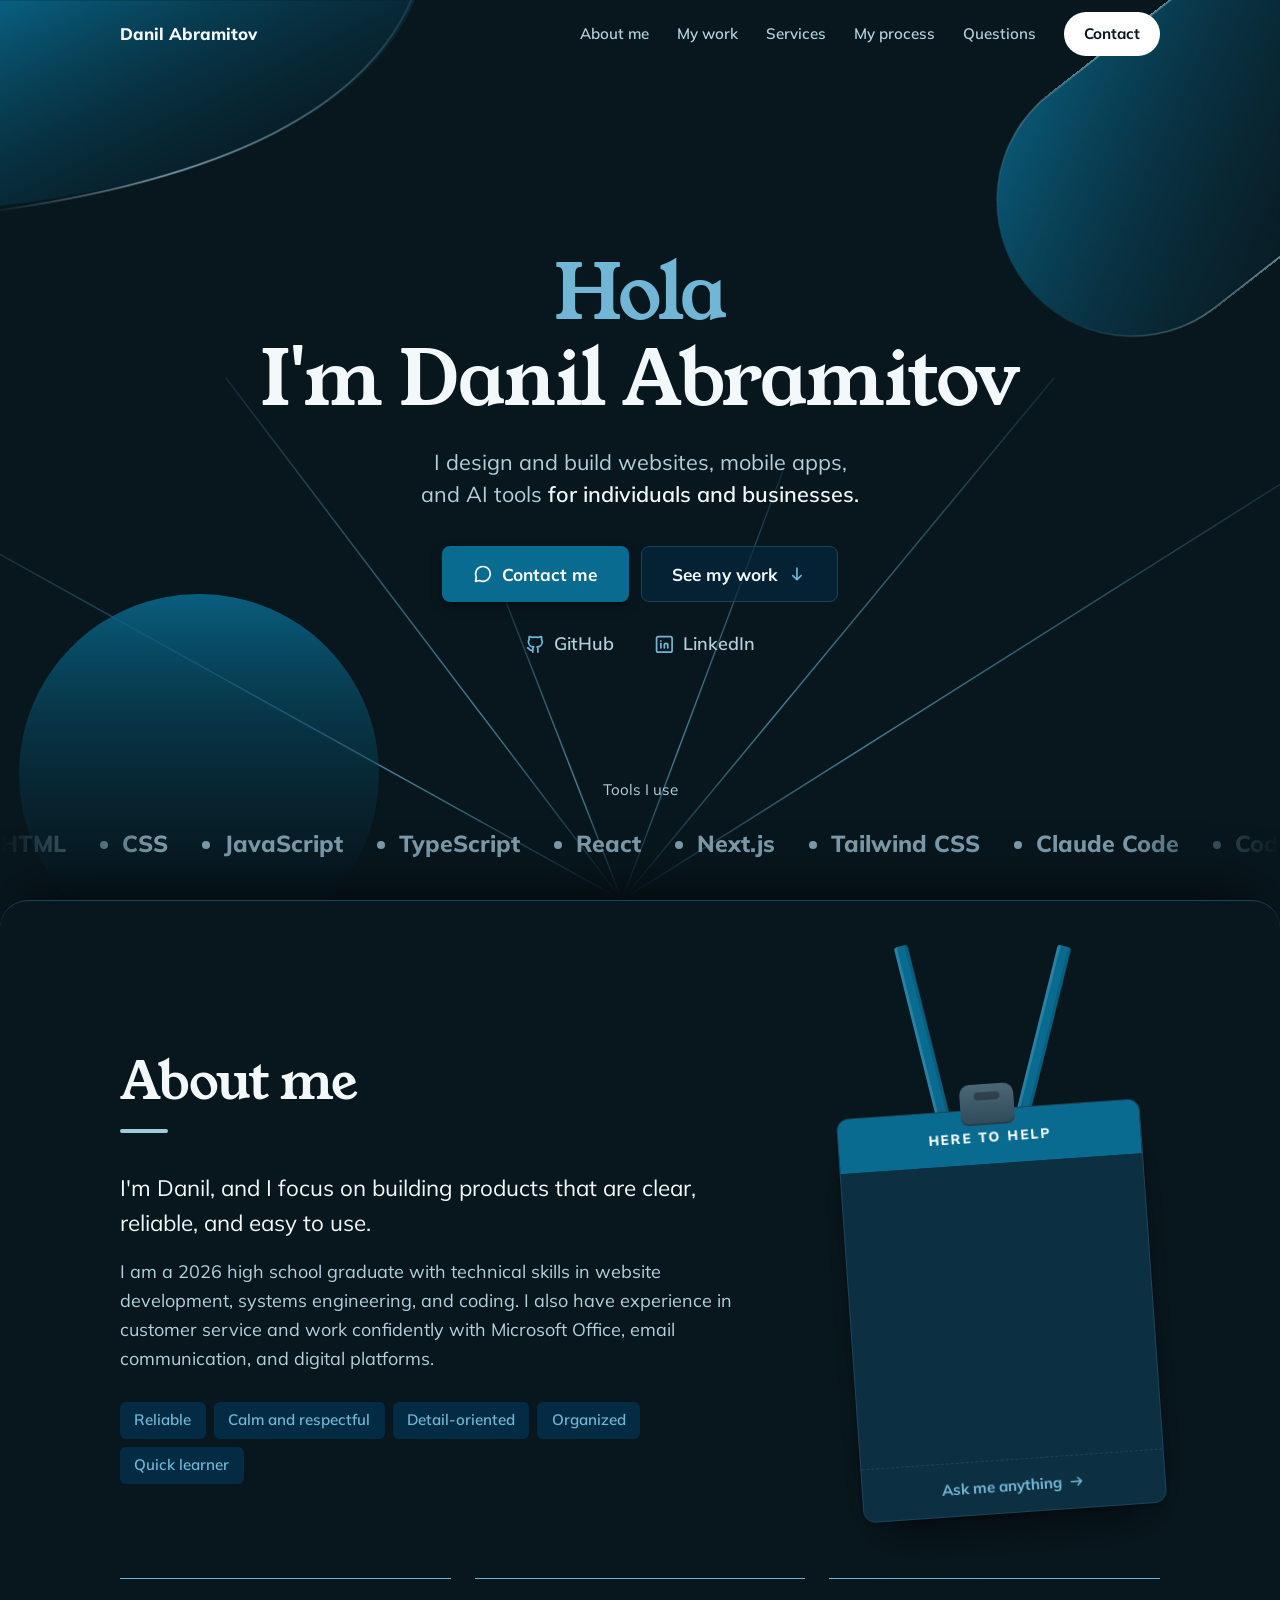
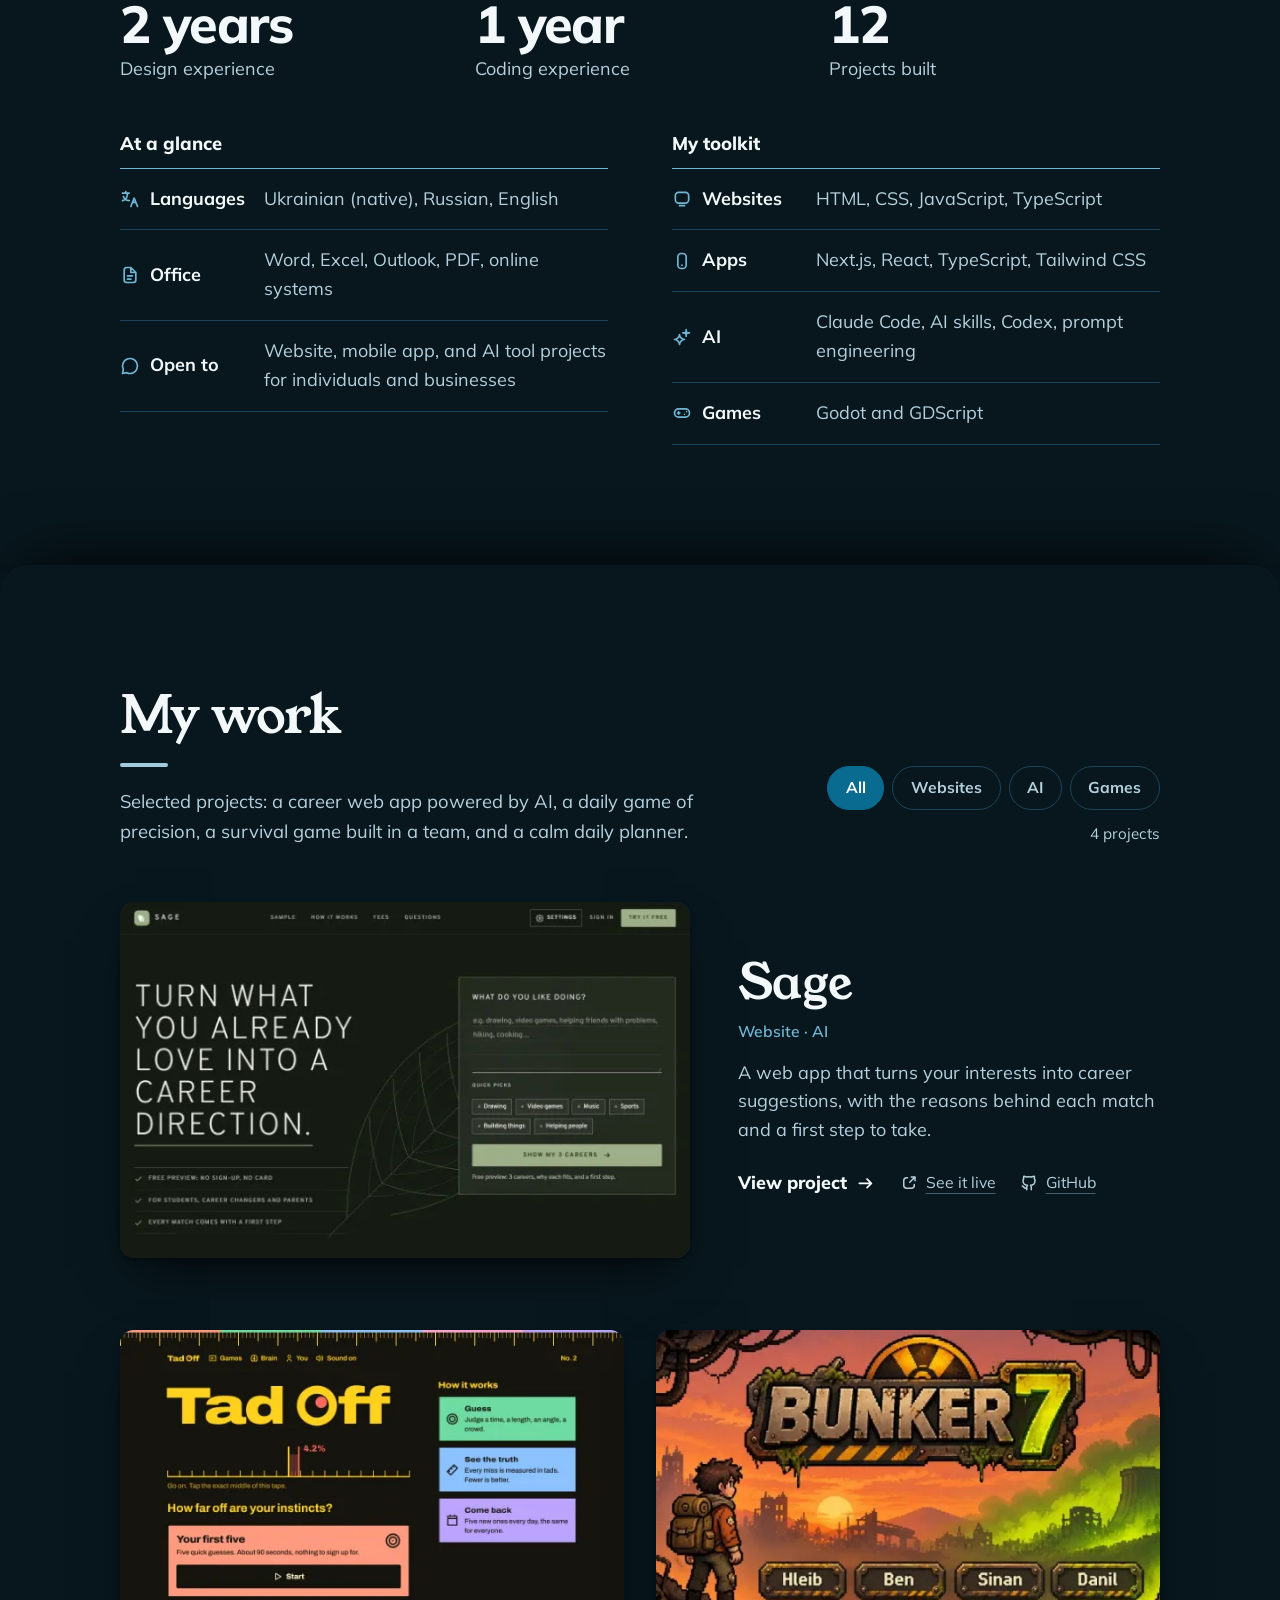
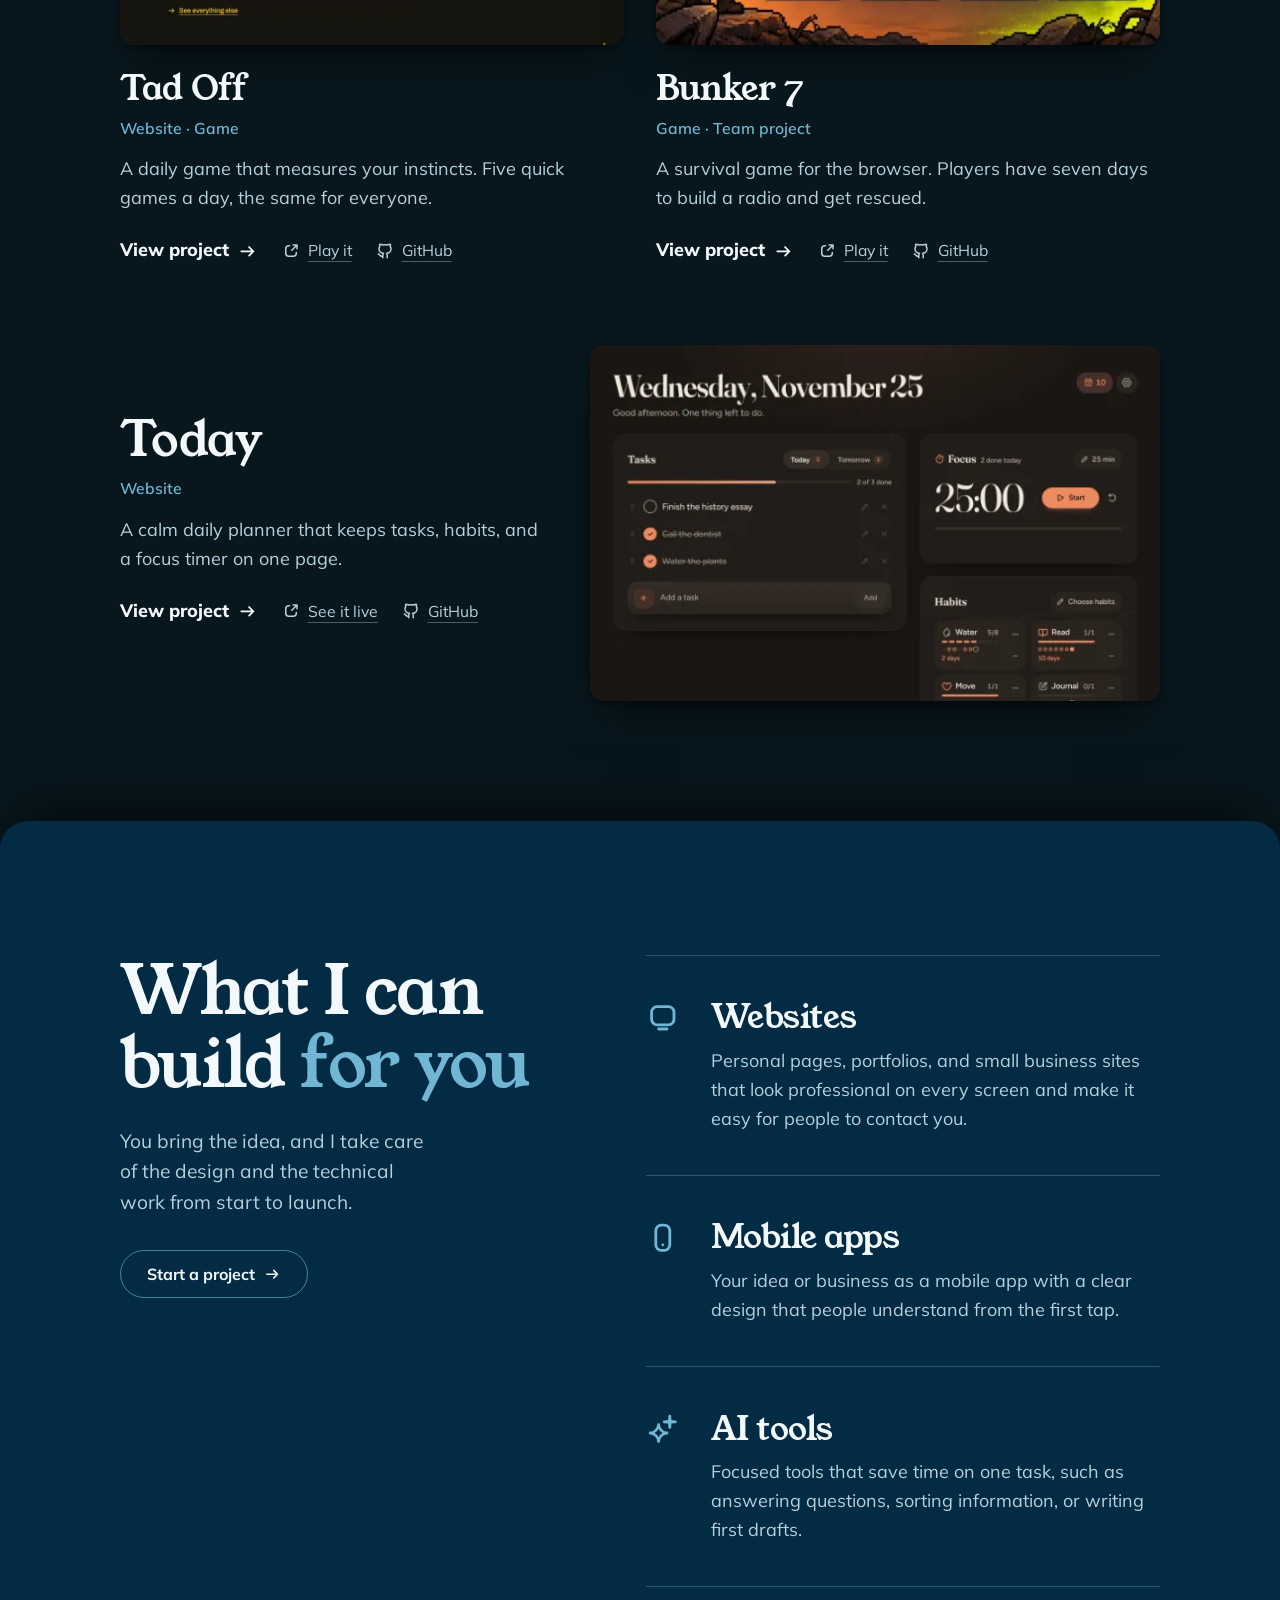
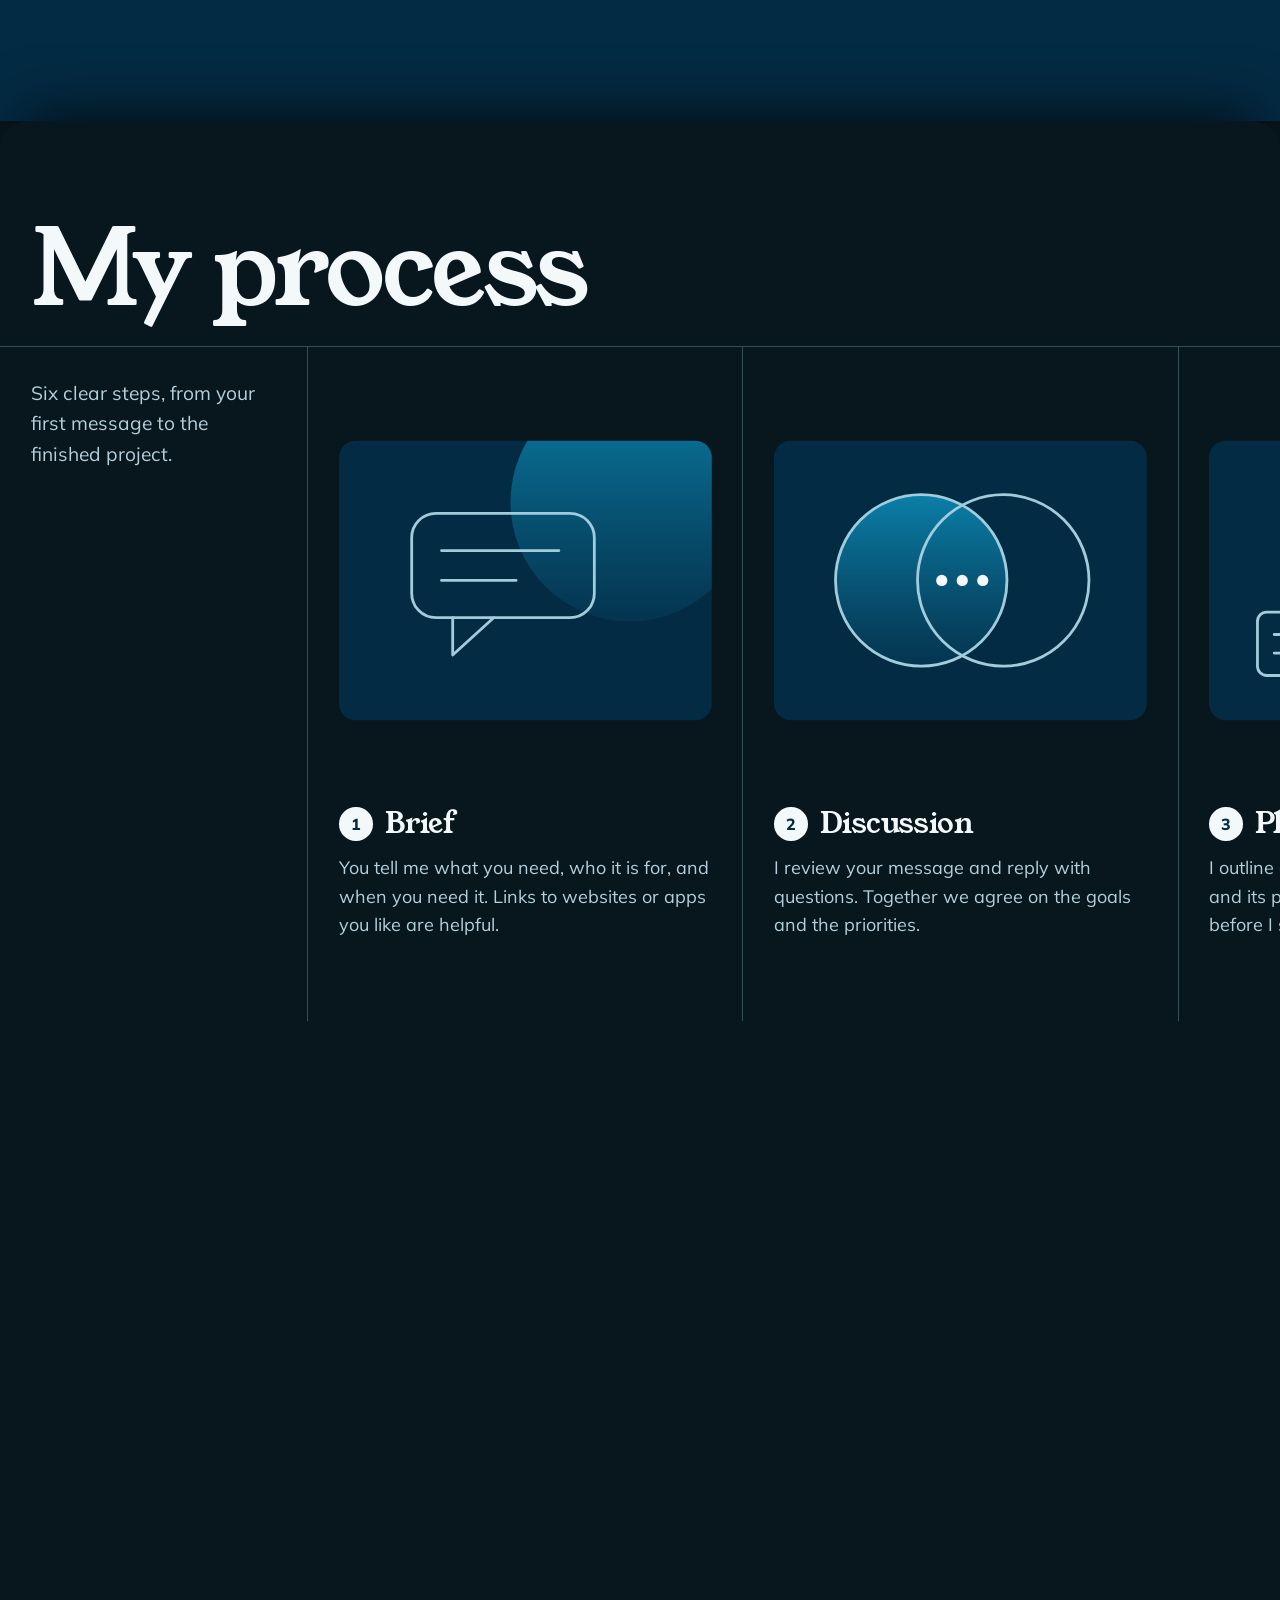
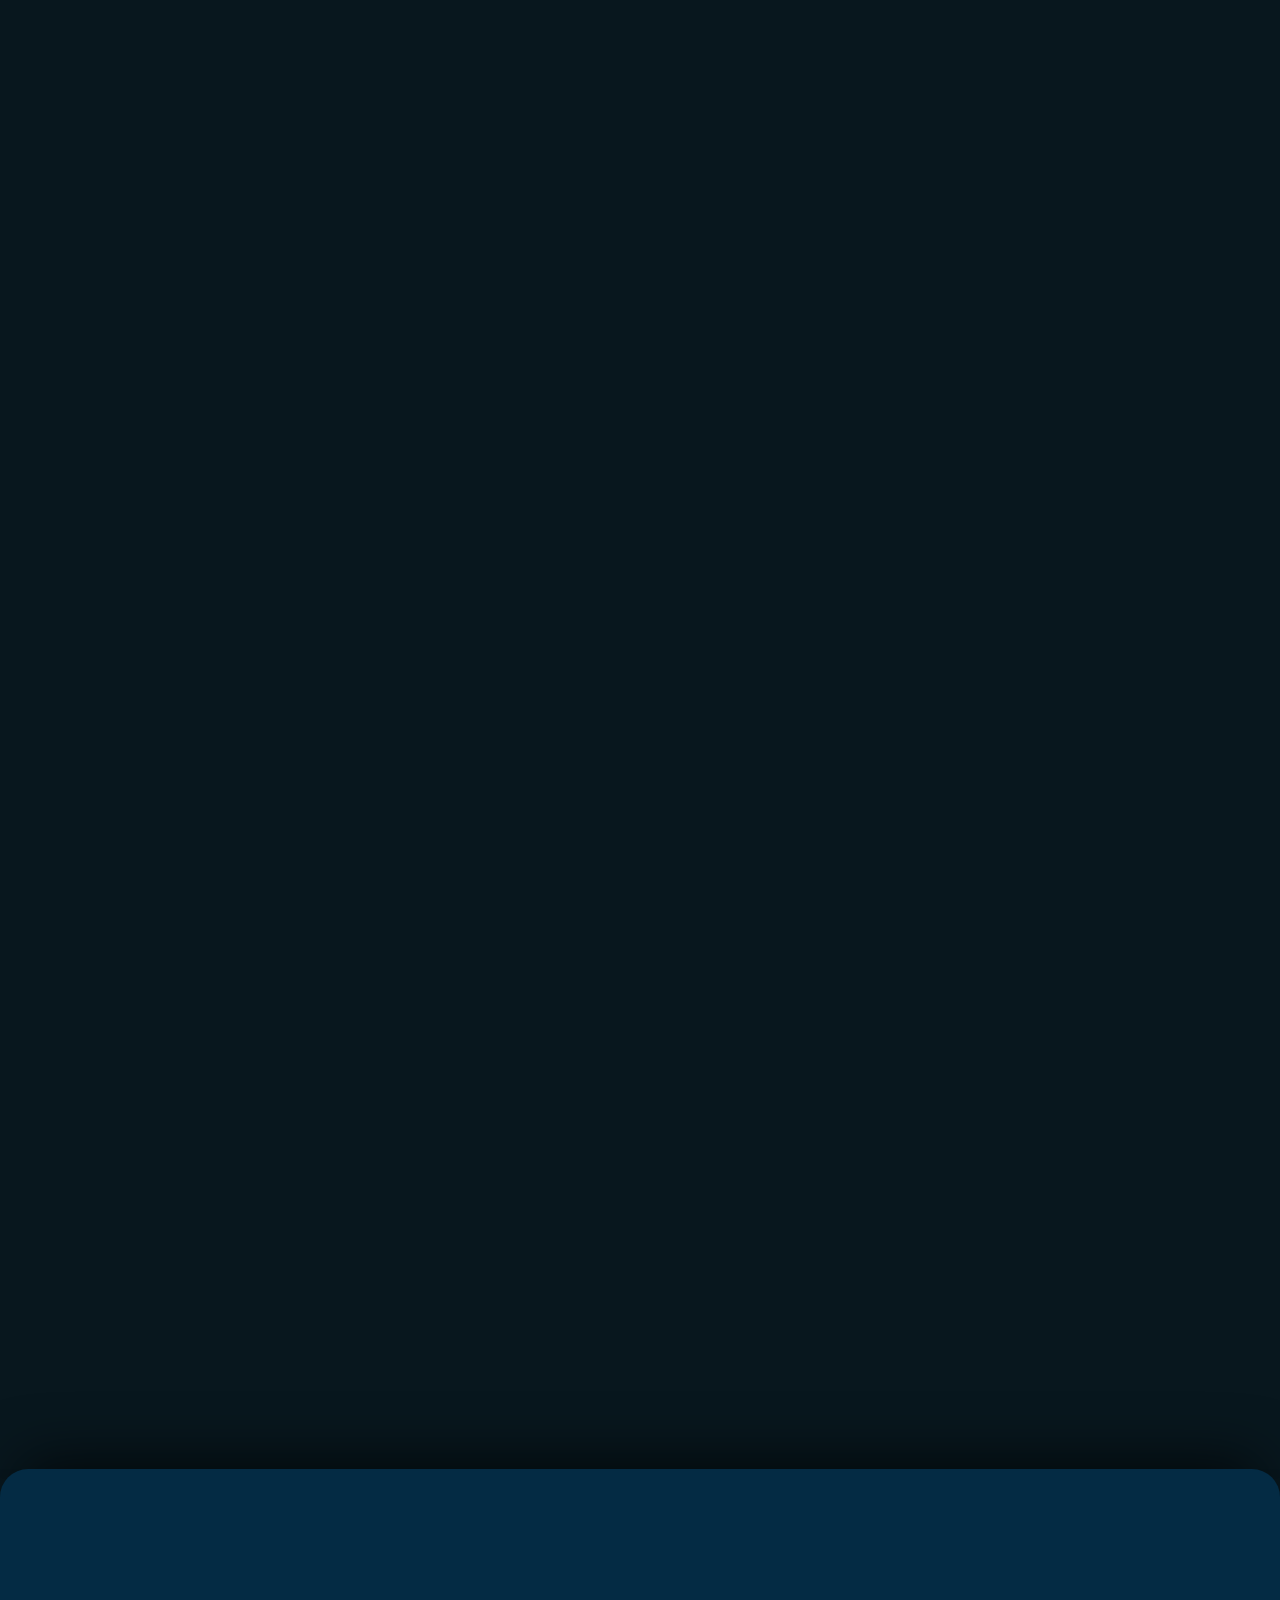
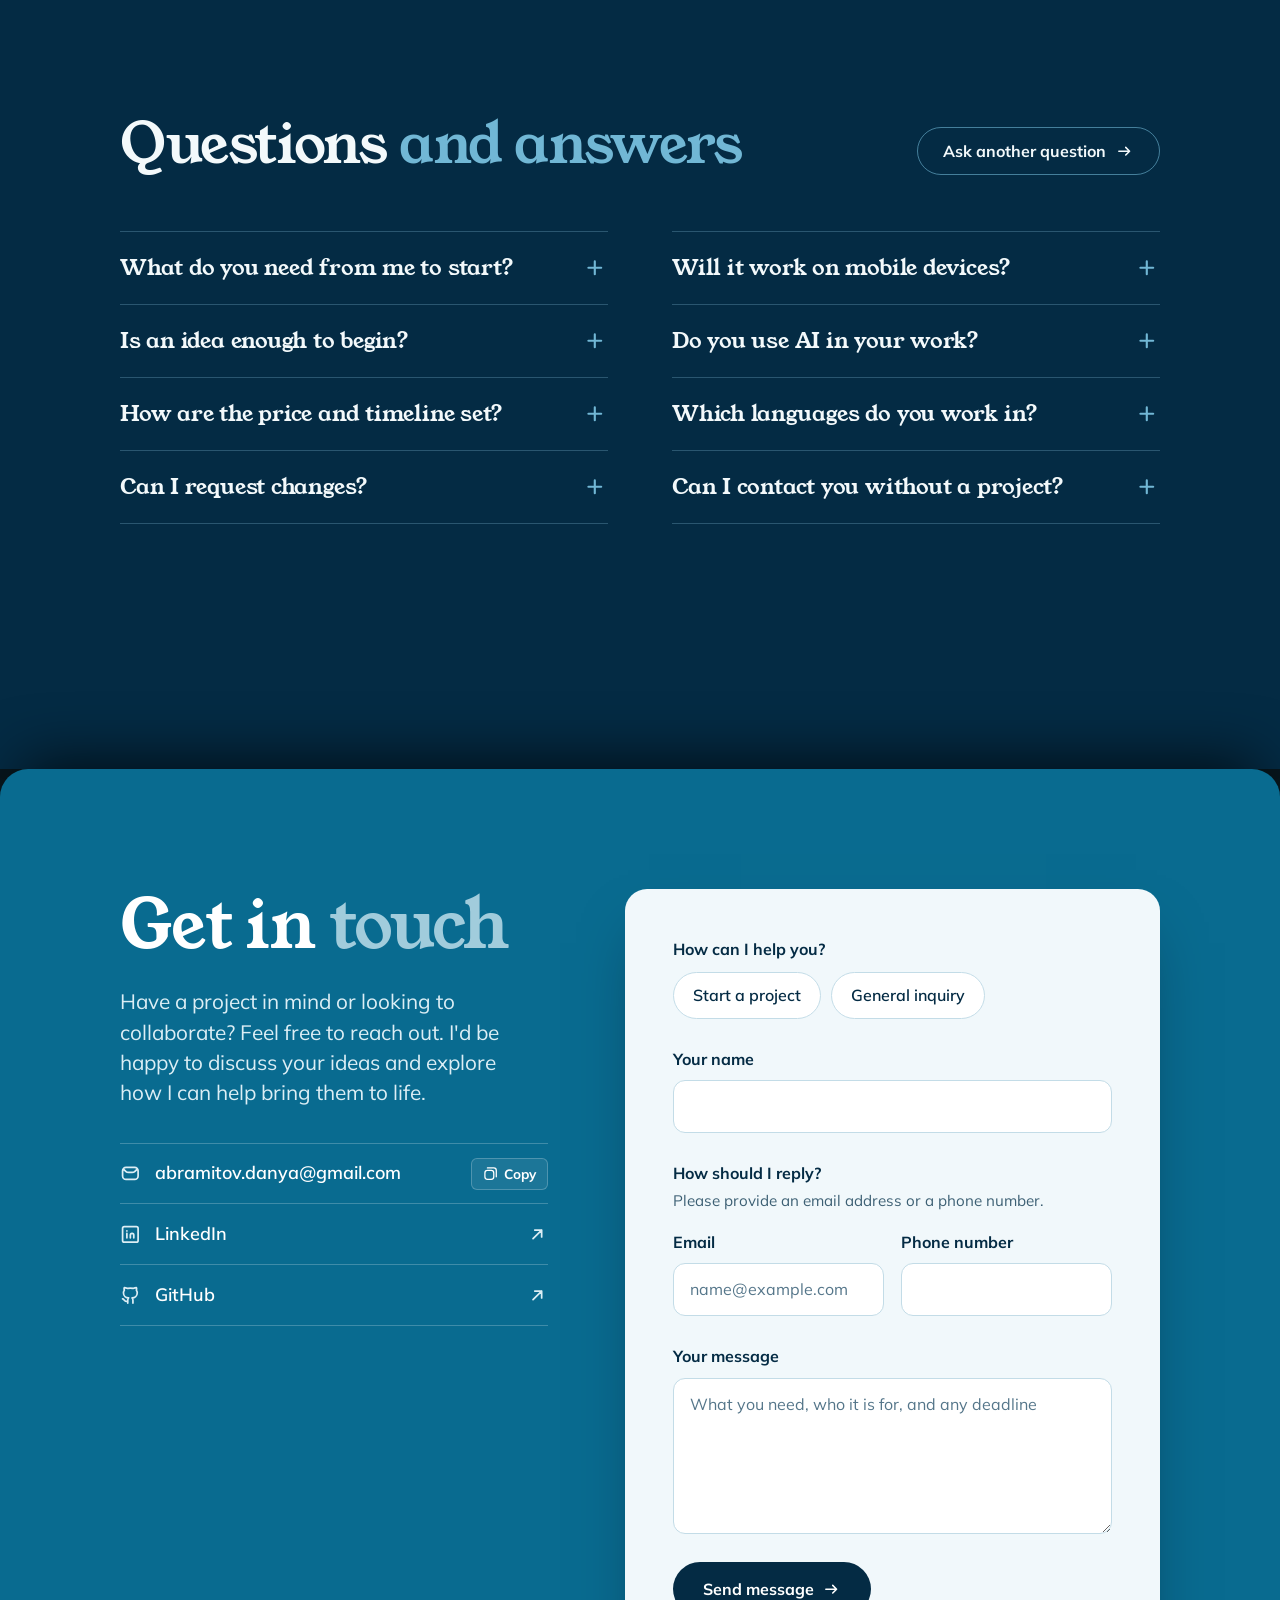
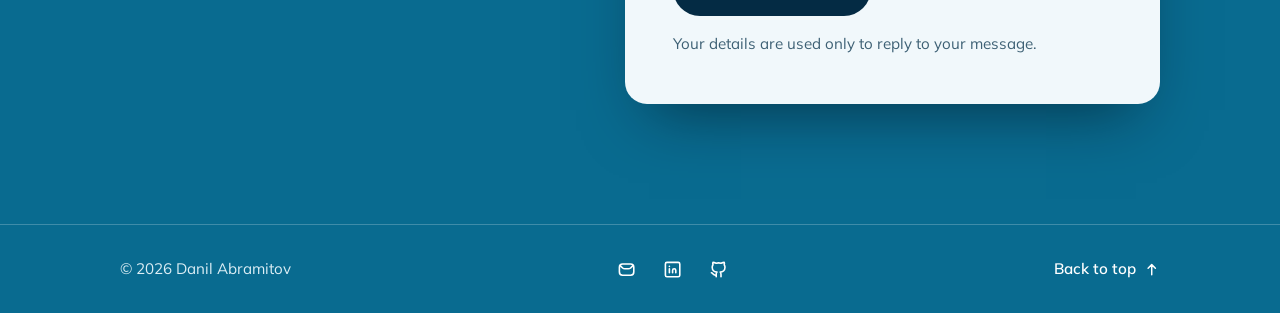
<file: index.html>
<!doctype html>
<html lang="en">
<head>
  <meta charset="utf-8">
  <meta name="viewport" content="width=device-width, initial-scale=1">
  <title>Danil Abramitov — Websites, Mobile Apps &amp; AI Tools</title>
  <meta name="description" content="Danil Abramitov builds websites, mobile apps, and AI tools for individuals and businesses.">
  <meta name="color-scheme" content="dark">
  <meta name="theme-color" content="#08171e">

  <link rel="canonical" href="https://danilabramitov.vercel.app/">

  <meta property="og:type" content="profile">
  <meta property="og:url" content="https://danilabramitov.vercel.app/">
  <meta property="og:site_name" content="Danil Abramitov">
  <meta property="og:image" content="https://danilabramitov.vercel.app/assets/share.png">
  <meta property="og:image:width" content="1200">
  <meta property="og:image:height" content="630">
  <meta property="og:image:alt" content="Danil Abramitov: websites, mobile apps and AI tools">
  <meta name="twitter:card" content="summary_large_image">
  <meta property="og:title" content="Danil Abramitov — Websites, Mobile Apps &amp; AI Tools">
  <meta property="og:description" content="Websites, mobile apps, and AI tools for individuals and businesses.">

  <script type="application/ld+json">
  {
    "@context": "https://schema.org",
    "@type": "ProfilePage",
    "url": "https://danilabramitov.vercel.app/",
    "mainEntity": {
      "@type": "Person",
      "name": "Danil Abramitov",
      "url": "https://danilabramitov.vercel.app/",
      "image": "https://danilabramitov.vercel.app/assets/danil-avatar.webp",
      "description": "Builds websites, mobile apps, and AI tools for individuals and businesses.",
      "knowsAbout": ["Websites", "Mobile apps", "AI tools"],
      "knowsLanguage": ["en", "uk", "ru"],
      "sameAs": ["https://www.linkedin.com/in/danil-abramitov-98378844a/", "https://github.com/DanilAbram"]
    }
  }
  </script>

  <link rel="icon" href="assets/favicon.svg" type="image/svg+xml">
  <!-- Fonts are self-hosted: fetched in parallel with the CSS, no third-party wait -->
  <link rel="preload" href="assets/fonts/mulish-latin.woff2" as="font" type="font/woff2" crossorigin>
  <link rel="preload" href="assets/fonts/young-serif-latin.woff2" as="font" type="font/woff2" crossorigin>
  <link rel="stylesheet" href="css/styles.css">
  <script>document.documentElement.classList.add('js');</script>
  <script src="js/main.js" defer></script>
</head>
<body>
  <a class="skip-link" href="#main">Skip to content</a>

  <!-- Icons: coolicons v5.3 (line / round) by Kryston Schwarze, MIT License - https://github.com/krystonschwarze/coolicons. Drawn once, reused with <use>. -->
  <svg width="0" height="0" style="position:absolute" aria-hidden="true" focusable="false">
    <defs>
      <symbol id="i-chat" viewBox="0 0 24 24"><path d="M4 16C2.74097 13.48194 2.74097 10.51806 4 8C4.86548 6.26904 6.26904 4.86548 8 4C10.51806 2.74097 13.48194 2.74097 16 4C17.73096 4.86548 19.13452 6.26904 20 8C21.25903 10.51806 21.25903 13.48194 20 16C19.13452 17.73096 17.73096 19.13452 16 20C13.48194 21.25903 10.51806 21.25903 8 20L3 21Z" stroke="currentColor" stroke-width="2" stroke-linecap="round" stroke-linejoin="round"/></symbol>
      <symbol id="i-tick" viewBox="0 0 24 24"><path d="M6 12L10 16L18 8" stroke="currentColor" stroke-width="2" stroke-linecap="round" stroke-linejoin="round"/></symbol>
      <symbol id="i-monitor" viewBox="0 0 24 24"><path d="M4 8C4 5.79086 5.79086 4 8 4H16C18.20914 4 20 5.79086 20 8V13C20 15.20914 18.20914 17 16 17H8C5.79086 17 4 15.20914 4 13ZM9 20H15" stroke="currentColor" stroke-width="2" stroke-linecap="round" stroke-linejoin="round"/></symbol>
      <symbol id="i-sparkle" viewBox="0 0 24 24"><path d="M9 9C9 12 12 15 15 15C12 15 9 18 9 21C9 18 6 15 3 15C6 15 9 12 9 9ZM17 3C17 6.75 17.25 7 21 7C17.25 7 17 7.25 17 11C17 7.25 16.75 7 13 7C16.75 7 17 6.75 17 3Z" stroke="currentColor" stroke-width="2" stroke-linecap="round" stroke-linejoin="round"/></symbol>
      <symbol id="i-mail" viewBox="0 0 24 24"><path d="M12 19H7C4.79086 19 3 17.20914 3 15V9C3 6.79086 4.79086 5 7 5H17C19.20914 5 21 6.79086 21 9V15C21 17.20914 19.20914 19 17 19H12M4 7L7 10C7.64029 10.64029 8.71942 11 10 11H14C15.28058 11 16.35971 10.64029 17 10L20 7" stroke="currentColor" stroke-width="2" stroke-linecap="round" stroke-linejoin="round"/></symbol>
      <symbol id="i-linkedin" viewBox="0 0 24 24"><path d="M8 11V16M8 8H8.01M12 16V13C12 11.89543 12.89543 11 14 11C15.10457 11 16 11.89543 16 13V16M3 5C3 3.89543 3.89543 3 5 3H19C20.10457 3 21 3.89543 21 5V19C21 20.10457 20.10457 21 19 21H5C3.89543 21 3 20.10457 3 19Z" stroke="currentColor" stroke-width="2" stroke-linecap="round" stroke-linejoin="round"/></symbol>
      <symbol id="i-github" viewBox="0 0 24 24"><path d="M9 21V18C9 17 9 16 10 15C7 15 4 13 4 9C4 7.7 4.5 6.7 5 6C4.6 5 4.6 4 5 3C5 3 6.5 3 9 4C11 3.5 13 3.5 15 4C17.5 3 19 3 19 3C19.4 4 19.4 5 19 6C19.5 6.7 20 7.7 20 9C20 13 17 15 14 15C15 16 15 17 15 18V21M9 19C5 20 5 16 3 16" stroke="currentColor" stroke-width="2" stroke-linecap="round" stroke-linejoin="round"/></symbol>
      <symbol id="i-arrow-up" viewBox="0 0 24 24"><path d="M17 10L12 5L7 10M12 5V19" stroke="currentColor" stroke-width="2" stroke-linecap="round" stroke-linejoin="round"/></symbol>
      <symbol id="i-arrow-down" viewBox="0 0 24 24"><path d="M7 14L12 19L17 14M12 19V5" stroke="currentColor" stroke-width="2" stroke-linecap="round" stroke-linejoin="round"/></symbol>
      <symbol id="i-arrow-right" viewBox="0 0 24 24"><path d="M14 17L19 12L14 7M19 12H5" stroke="currentColor" stroke-width="2" stroke-linecap="round" stroke-linejoin="round"/></symbol>
      <symbol id="i-arrow-up-right" viewBox="0 0 24 24"><path d="M7 17L17 7M9 7H17V15" stroke="currentColor" stroke-width="2" stroke-linecap="round" stroke-linejoin="round"/></symbol>
      <symbol id="i-mobile" viewBox="0 0 24 24"><path d="M7 7C7 4.79086 8.79086 3 11 3H13C15.20914 3 17 4.79086 17 7V17C17 19.20914 15.20914 21 13 21H11C8.79086 21 7 19.20914 7 17ZM12 17H12.01" stroke="currentColor" stroke-width="2" stroke-linecap="round" stroke-linejoin="round"/></symbol>
      <symbol id="i-menu" viewBox="0 0 24 24"><path d="M5 7H19M5 12H19M5 17H19" stroke="currentColor" stroke-width="2" stroke-linecap="round" stroke-linejoin="round"/></symbol>
      <symbol id="i-close" viewBox="0 0 24 24"><path d="M6 6L18 18M18 6L6 18" stroke="currentColor" stroke-width="2" stroke-linecap="round" stroke-linejoin="round"/></symbol>
      <symbol id="i-plus" viewBox="0 0 24 24"><path d="M6 12H18M12 6V18" stroke="currentColor" stroke-width="2" stroke-linecap="round" stroke-linejoin="round"/></symbol>
      <symbol id="i-copy" viewBox="0 0 24 24"><path d="M3 11C3 8.79086 4.79086 7 7 7H13C15.20914 7 17 8.79086 17 11V17C17 19.20914 15.20914 21 13 21H7C4.79086 21 3 19.20914 3 17ZM7 3H17C19.20914 3 21 4.79086 21 7V17" stroke="currentColor" stroke-width="2" stroke-linecap="round" stroke-linejoin="round"/></symbol>
      <symbol id="i-translate" viewBox="0 0 24 24"><path d="M7 3V5M3 5H11M9 5C9 10 7 13 3 14M4 9C5 12 7.5 13.5 11 14M13 21L17 11L21 21M15 16H19" stroke="currentColor" stroke-width="2" stroke-linecap="round" stroke-linejoin="round"/></symbol>
      <symbol id="i-file" viewBox="0 0 24 24"><path d="M5 6C5 4.34315 6.34315 3 8 3H13L19 9V18C19 19.65685 17.65685 21 16 21H8C6.34315 21 5 19.65685 5 18ZM13 3V9H19M9 13H15M9 17H13" stroke="currentColor" stroke-width="2" stroke-linecap="round" stroke-linejoin="round"/></symbol>
      <symbol id="i-game" viewBox="0 0 24 24"><path d="M8 7H16C18.76142 7 21 9.23858 21 12C21 14.76142 18.76142 17 16 17H8C5.23858 17 3 14.76142 3 12C3 9.23858 5.23858 7 8 7ZM8 10.5V13.5M6.5 12H9.5M15 13.5H15.01M17.5 10.5H17.51" stroke="currentColor" stroke-width="2" stroke-linecap="round" stroke-linejoin="round"/></symbol>
      <symbol id="i-external" viewBox="0 0 24 24"><path d="M10 5H9C6.79086 5 5 6.79086 5 9V15C5 17.20914 6.79086 19 9 19H15C17.20914 19 19 17.20914 19 15V14M15 4H20V9M20 4L13 11" stroke="currentColor" stroke-width="2" stroke-linecap="round" stroke-linejoin="round"/></symbol>
    </defs>
  </svg>

  <!-- Bends what is behind the header, like the edge of a thick piece of glass.
       JS sets the size; only used where the browser can draw it. -->
  <svg width="0" height="0" style="position:absolute" aria-hidden="true" focusable="false">
    <filter id="liquid" x="0" y="0" width="100%" height="100%" color-interpolation-filters="sRGB">
      <feImage id="liquid-map" x="0" y="0" width="100" height="60" preserveAspectRatio="none" result="map"/>
      <feDisplacementMap in="SourceGraphic" in2="map" scale="-40" xChannelSelector="R" yChannelSelector="G"/>
    </filter>
  </svg>

  <div class="scroll-progress" aria-hidden="true"></div>

  <header class="site-header">
    <div class="container header-inner">
      <a class="brand" href="#top" aria-label="Danil Abramitov, back to top">
        Danil<span class="brand-last">&nbsp;Abramitov</span>
      </a>

      <nav id="site-nav" class="site-nav" aria-label="Main">
        <ul>
          <li><a href="#about">About me</a></li>
          <li><a href="#work">My work</a></li>
          <li><a href="#services">Services</a></li>
          <li><a href="#process">My process</a></li>
          <li><a href="#questions">Questions</a></li>
          <li class="nav-contact"><a href="#contact">Contact</a></li>
        </ul>
      </nav>

      <div class="header-tools">
        <a class="header-cta" href="#contact">Contact</a>
        <button class="nav-toggle" aria-controls="site-nav" aria-expanded="false" aria-label="Open menu">
          <svg class="icon icon-menu" aria-hidden="true"><use href="#i-menu"/></svg>
          <svg class="icon icon-close" aria-hidden="true"><use href="#i-close"/></svg>
        </button>
      </div>
    </div>
  </header>

  <main id="main">
    <!-- 1. HOME -->
    <section class="screen hero" id="top" aria-labelledby="hero-title">
      <!-- Background graphics: lake-blue shapes, ice outlines, radiating lines -->
      <svg class="hero-art" viewBox="0 0 1440 1000" preserveAspectRatio="xMidYMid slice" aria-hidden="true" focusable="false">
        <defs>
          <linearGradient id="g-fill-a" x1="0" y1="0" x2="1" y2="1">
            <stop offset="0" stop-color="#096b90" stop-opacity="0.9"/>
            <stop offset="1" stop-color="#08171e" stop-opacity="0"/>
          </linearGradient>
          <linearGradient id="g-fill-b" x1="0" y1="0" x2="0" y2="1">
            <stop offset="0" stop-color="#096b90" stop-opacity="0.85"/>
            <stop offset="1" stop-color="#08171e" stop-opacity="0"/>
          </linearGradient>
          <linearGradient id="g-edge" x1="0" y1="0" x2="1" y2="0">
            <stop offset="0" stop-color="#a1ccdc" stop-opacity="0"/>
            <stop offset="0.45" stop-color="#a1ccdc" stop-opacity="0.95"/>
            <stop offset="1" stop-color="#a1ccdc" stop-opacity="0.15"/>
          </linearGradient>
          <linearGradient id="g-line" x1="0" y1="1" x2="0" y2="0">
            <stop offset="0" stop-color="#71b7d5" stop-opacity="0"/>
            <stop offset="0.35" stop-color="#71b7d5" stop-opacity="0.75"/>
            <stop offset="1" stop-color="#71b7d5" stop-opacity="0.15"/>
          </linearGradient>
        </defs>
        <g class="art-lines" stroke="url(#g-line)" stroke-width="1.4" fill="none">
          <path pathLength="1" d="M700 1000 L-20 600"/>
          <path pathLength="1" d="M700 1000 L260 420"/>
          <path pathLength="1" d="M700 1000 L560 640"/>
          <path pathLength="1" d="M700 1000 L880 520"/>
          <path pathLength="1" d="M700 1000 L1180 420"/>
          <path pathLength="1" d="M700 1000 L1460 520"/>
        </g>
        <path class="art-shape art-a" d="M0 0 H470 C420 120 260 200 0 230 Z" fill="url(#g-fill-a)"/>
        <path class="art-stroke" pathLength="1" d="M470 -10 C420 120 260 200 -10 236" stroke="url(#g-edge)" stroke-width="1.6" fill="none"/>
        <g transform="translate(1250 300) rotate(-38)">
          <rect class="art-shape art-b" x="-90" y="-200" width="560" height="300" rx="150" fill="url(#g-fill-a)"/>
          <rect class="art-stroke" pathLength="1" x="-90" y="-200" width="560" height="300" rx="150" stroke="url(#g-edge)" stroke-width="1.6" fill="none"/>
        </g>
        <circle class="art-shape art-c" cx="230" cy="860" r="200" fill="url(#g-fill-b)"/>
      </svg>

      <div class="container hero-copy">
        <h1 id="hero-title" class="hero-title">
          <span class="greeting" aria-hidden="true"><span class="greeting-word" lang="en">Hello</span></span>
          <span class="visually-hidden">Hello, </span>
          I'm Danil&nbsp;Abramitov
        </h1>
        <p class="hero-role">I design and build websites, mobile apps, and AI tools <strong>for individuals and businesses.</strong></p>
        <div class="hero-actions">
          <a class="btn btn-primary btn-big" href="#contact">
            <svg class="icon" aria-hidden="true"><use href="#i-chat"/></svg>
            Contact me
          </a>
          <a class="btn btn-ghost btn-big" href="#work">
            See my work
            <svg class="icon" aria-hidden="true"><use href="#i-arrow-down"/></svg>
          </a>
        </div>
        <ul class="hero-socials">
          <li><a href="https://github.com/DanilAbram" target="_blank" rel="noopener"><svg class="icon" aria-hidden="true"><use href="#i-github"/></svg>GitHub<span class="visually-hidden"> (opens in a new tab)</span></a></li>
          <li><a href="https://www.linkedin.com/in/danil-abramitov-98378844a/" target="_blank" rel="noopener"><svg class="icon" aria-hidden="true"><use href="#i-linkedin"/></svg>LinkedIn<span class="visually-hidden"> (opens in a new tab)</span></a></li>
        </ul>
      </div>

      <!-- Tools strip -->
      <div class="tools">
        <p class="tools-title">Tools I use</p>
        <p class="visually-hidden">HTML, CSS, JavaScript, TypeScript, React, Next.js, Tailwind CSS, Claude Code, Codex, Godot</p>
        <div class="tools-track" aria-hidden="true">
          <ul class="tools-row">
            <li>HTML</li><li>CSS</li><li>JavaScript</li><li>TypeScript</li><li>React</li><li>Next.js</li><li>Tailwind CSS</li><li>Claude Code</li><li>Codex</li><li>Godot</li><li>HTML</li><li>CSS</li><li>JavaScript</li><li>TypeScript</li><li>React</li><li>Next.js</li><li>Tailwind CSS</li><li>Claude Code</li><li>Codex</li><li>Godot</li>
          </ul>
          <ul class="tools-row">
            <li>HTML</li><li>CSS</li><li>JavaScript</li><li>TypeScript</li><li>React</li><li>Next.js</li><li>Tailwind CSS</li><li>Claude Code</li><li>Codex</li><li>Godot</li><li>HTML</li><li>CSS</li><li>JavaScript</li><li>TypeScript</li><li>React</li><li>Next.js</li><li>Tailwind CSS</li><li>Claude Code</li><li>Codex</li><li>Godot</li>
          </ul>
        </div>
      </div>
    </section>

    <!-- 2. ABOUT ME -->
    <section class="screen about" id="about" aria-labelledby="about-title">
      <div class="container about-grid">
        <div class="about-main">
          <h2 id="about-title" class="section-title reveal">About me</h2>
          <div class="about-text reveal" data-delay="80">
            <p class="lead">I'm Danil, and I focus on building products that are clear, reliable, and easy to use.</p>
            <p>I am a 2026 high school graduate with technical skills in website development, systems engineering, and coding. I also have experience in customer service and work confidently with Microsoft Office, email communication, and digital platforms.</p>
            <ul class="tags" role="list" aria-label="Personal strengths">
              <li>Reliable</li>
              <li>Calm and respectful</li>
              <li>Detail-oriented</li>
              <li>Organized</li>
              <li>Quick learner</li>
            </ul>
          </div>
        </div>

        <!-- Name badge -->
        <div class="badge-stage reveal" data-delay="120">
          <div class="lanyard" aria-hidden="true"></div>
          <div class="badge" data-tilt>
            <div class="badge-clip" aria-hidden="true"></div>
            <div class="badge-top" aria-hidden="true"><span>Here to help</span></div>
            <div class="badge-body">
              <div class="badge-avatar">
                <img src="assets/danil-avatar.webp" srcset="assets/danil-avatar-128.webp 1x, assets/danil-avatar.webp 2x" alt="Danil Abramitov" width="256" height="256" decoding="async">
              </div>
              <p class="badge-name" aria-hidden="true">Danil</p>
              <p class="badge-surname" aria-hidden="true">Abramitov</p>
              <div class="badge-langs" aria-hidden="true">
                <span lang="en">EN</span><span lang="uk">UA</span><span lang="ru">RU</span>
              </div>
            </div>
            <a class="badge-foot" href="#contact">
              Ask me anything
              <svg class="icon" aria-hidden="true"><use href="#i-arrow-right"/></svg>
            </a>
          </div>
        </div>
      </div>
      <div class="container about-more">
        <!-- Numbers given by Danil (2026-11-25) -->
        <dl class="stats reveal" aria-label="In numbers">
          <div><dt>Design experience</dt><dd>2 years</dd></div>
          <div><dt>Coding experience</dt><dd>1 year</dd></div>
          <div><dt>Projects built</dt><dd>12</dd></div>
        </dl>

        <div class="about-lists">
          <div class="about-list reveal">
            <h3 id="glance-title">At a glance</h3>
            <dl class="facts" aria-labelledby="glance-title">
              <div>
                <dt><svg class="icon" aria-hidden="true"><use href="#i-translate"/></svg>Languages</dt>
                <dd><span lang="uk">Ukrainian</span> (native), Russian, English</dd>
              </div>
              <div>
                <dt><svg class="icon" aria-hidden="true"><use href="#i-file"/></svg>Office</dt>
                <dd>Word, Excel, Outlook, PDF, online systems</dd>
              </div>
              <div>
                <dt><svg class="icon" aria-hidden="true"><use href="#i-chat"/></svg>Open to</dt>
                <dd>Website, mobile app, and AI tool projects for individuals and businesses</dd>
              </div>
            </dl>
          </div>
          <div class="about-list reveal" data-delay="100">
            <h3 id="toolkit-title">My toolkit</h3>
            <dl class="facts" aria-labelledby="toolkit-title">
              <div>
                <dt><svg class="icon" aria-hidden="true"><use href="#i-monitor"/></svg>Websites</dt>
                <dd>HTML, CSS, JavaScript, TypeScript</dd>
              </div>
              <div>
                <dt><svg class="icon" aria-hidden="true"><use href="#i-mobile"/></svg>Apps</dt>
                <dd>Next.js, React, TypeScript, Tailwind CSS</dd>
              </div>
              <div>
                <dt><svg class="icon" aria-hidden="true"><use href="#i-sparkle"/></svg>AI</dt>
                <dd>Claude Code, AI skills, Codex, prompt engineering</dd>
              </div>
              <div>
                <dt><svg class="icon" aria-hidden="true"><use href="#i-game"/></svg>Games</dt>
                <dd>Godot and GDScript</dd>
              </div>
            </dl>
          </div>
        </div>
      </div>
    </section>

    <!-- 3. MY WORK -->
    <section class="screen projects" id="work" aria-labelledby="work-title">
      <div class="container">
        <div class="work-head reveal">
          <div class="section-head">
            <h2 id="work-title" class="section-title">My work</h2>
            <p class="section-intro">Selected projects: a career web app powered by AI, a daily game of precision, a survival game built in a team, and a calm daily planner.</p>
          </div>
          <div class="work-tools">
            <div class="filters" role="group" aria-label="Show projects by kind">
              <button type="button" data-filter="all" aria-pressed="true">All</button>
              <button type="button" data-filter="website" aria-pressed="false">Websites</button>
              <button type="button" data-filter="ai" aria-pressed="false">AI</button>
              <button type="button" data-filter="game" aria-pressed="false">Games</button>
            </div>
            <p class="work-count" id="work-count" aria-live="polite">4 projects</p>
          </div>
        </div>

        <!-- The first project is a wide row. Others sit two per row; one left
             alone becomes a wide row with its picture on the right (js/main.js). -->
        <ol class="projects-list" id="projects" role="list">
          <li class="project is-wide reveal" data-kinds="website ai">
            <div class="project-pic">
              <img src="assets/work/sage-home-1280.webp" srcset="assets/work/sage-home-576.webp 576w, assets/work/sage-home-720.webp 720w, assets/work/sage-home-1280.webp 1280w" sizes="(min-width: 1200px) 570px, (min-width: 900px) 54vw, 92vw" alt="Sage home page: a box asking what you like doing, next to the headline" width="1280" height="800" loading="lazy" decoding="async">
            </div>
            <div class="project-body">
              <h3 class="project-title"><button type="button" data-case="sage" aria-haspopup="dialog">Sage</button></h3>
              <p class="project-tags">Website · AI</p>
              <p class="project-text">A web app that turns your interests into career suggestions, with the reasons behind each match and a first step to take.</p>
              <div class="project-actions">
                <span class="project-more" aria-hidden="true">View project <svg class="icon"><use href="#i-arrow-right"/></svg></span>
                <a class="project-link" href="https://sagee-tau.vercel.app/" target="_blank" rel="noopener"><svg class="icon" aria-hidden="true"><use href="#i-external"/></svg>See it live<span class="visually-hidden">: Sage (opens in a new tab)</span></a>
                <a class="project-link" href="https://github.com/DanilAbram/Sage" target="_blank" rel="noopener"><svg class="icon" aria-hidden="true"><use href="#i-github"/></svg>GitHub<span class="visually-hidden">: Sage code (opens in a new tab)</span></a>
              </div>
            </div>
          </li>

          <li class="project reveal" data-kinds="website game">
            <div class="project-pic">
              <img src="assets/work/tadoff-home-1280.webp" srcset="assets/work/tadoff-home-576.webp 576w, assets/work/tadoff-home-720.webp 720w, assets/work/tadoff-home-1280.webp 1280w" sizes="(min-width: 1200px) 545px, (min-width: 760px) 45vw, 92vw" alt="Tad Off home page: a large yellow logo above a measuring tape, a Start button and three steps that explain the game" width="1280" height="800" loading="lazy" decoding="async">
            </div>
            <div class="project-body">
              <h3 class="project-title"><button type="button" data-case="tad-off" aria-haspopup="dialog">Tad Off</button></h3>
              <p class="project-tags">Website · Game</p>
              <p class="project-text">A daily game that measures your instincts. Five quick games a day, the same for everyone.</p>
              <div class="project-actions">
                <span class="project-more" aria-hidden="true">View project <svg class="icon"><use href="#i-arrow-right"/></svg></span>
                <a class="project-link" href="https://tadoff.vercel.app/" target="_blank" rel="noopener"><svg class="icon" aria-hidden="true"><use href="#i-external"/></svg>Play it<span class="visually-hidden">: Tad Off (opens in a new tab)</span></a>
                <a class="project-link" href="https://github.com/DanilAbram/Tad-Off" target="_blank" rel="noopener"><svg class="icon" aria-hidden="true"><use href="#i-github"/></svg>GitHub<span class="visually-hidden">: Tad Off code (opens in a new tab)</span></a>
              </div>
            </div>
          </li>

          <li class="project reveal" data-delay="80" data-kinds="game">
            <div class="project-pic">
              <img src="assets/work/bunker7-title-1280.webp" srcset="assets/work/bunker7-title-576.webp 576w, assets/work/bunker7-title-720.webp 720w, assets/work/bunker7-title-1280.webp 1280w" sizes="(min-width: 1200px) 545px, (min-width: 760px) 45vw, 92vw" alt="Bunker 7 title screen: a survivor with a backpack looks over a ruined city at sunset" width="1280" height="800" loading="lazy" decoding="async">
            </div>
            <div class="project-body">
              <h3 class="project-title"><button type="button" data-case="bunker-7" aria-haspopup="dialog">Bunker 7</button></h3>
              <p class="project-tags">Game · Team project</p>
              <p class="project-text">A survival game for the browser. Players have seven days to build a radio and get rescued.</p>
              <div class="project-actions">
                <span class="project-more" aria-hidden="true">View project <svg class="icon"><use href="#i-arrow-right"/></svg></span>
                <a class="project-link" href="https://hliebmar.itch.io/bunker-7" target="_blank" rel="noopener"><svg class="icon" aria-hidden="true"><use href="#i-external"/></svg>Play it<span class="visually-hidden">: Bunker 7 (opens in a new tab)</span></a>
                <a class="project-link" href="https://github.com/DanilAbram/GameJam" target="_blank" rel="noopener"><svg class="icon" aria-hidden="true"><use href="#i-github"/></svg>GitHub<span class="visually-hidden">: Bunker 7 code (opens in a new tab)</span></a>
              </div>
            </div>
          </li>

          <li class="project is-wide is-flipped reveal" data-kinds="website">
            <div class="project-pic">
              <img src="assets/work/today-home-1280.webp" srcset="assets/work/today-home-576.webp 576w, assets/work/today-home-720.webp 720w, assets/work/today-home-1280.webp 1280w" sizes="(min-width: 1200px) 570px, (min-width: 900px) 54vw, 92vw" alt="Today planner: the date in large letters above a list of three tasks, a 25-minute focus timer, and habit cards" width="1280" height="800" loading="lazy" decoding="async">
            </div>
            <div class="project-body">
              <h3 class="project-title"><button type="button" data-case="today" aria-haspopup="dialog">Today</button></h3>
              <p class="project-tags">Website</p>
              <p class="project-text">A calm daily planner that keeps tasks, habits, and a focus timer on one page.</p>
              <div class="project-actions">
                <span class="project-more" aria-hidden="true">View project <svg class="icon"><use href="#i-arrow-right"/></svg></span>
                <a class="project-link" href="https://today-two-gules.vercel.app/" target="_blank" rel="noopener"><svg class="icon" aria-hidden="true"><use href="#i-external"/></svg>See it live<span class="visually-hidden">: Today (opens in a new tab)</span></a>
                <a class="project-link" href="https://github.com/DanilAbram/Today" target="_blank" rel="noopener"><svg class="icon" aria-hidden="true"><use href="#i-github"/></svg>GitHub<span class="visually-hidden">: Today code (opens in a new tab)</span></a>
              </div>
            </div>
          </li>
        </ol>
      </div>
    </section>

    <!-- 4. WHAT I CAN MAKE FOR YOU -->
    <section class="screen services" id="services" aria-labelledby="services-title">
      <div class="container services-grid">
        <div class="services-intro reveal">
          <h2 id="services-title" class="big-title">What I can build <span>for you</span></h2>
          <p class="services-text">You bring the idea, and I take care of the design and the technical work from start to launch.</p>
          <a class="btn btn-outline" href="#contact" data-topic="Project">Start a project <svg class="icon" aria-hidden="true"><use href="#i-arrow-right"/></svg></a>
        </div>

        <ul class="service-list" role="list">
          <li class="service reveal">
            <svg class="service-icon" aria-hidden="true"><use href="#i-monitor"/></svg>
            <div>
              <h3>Websites</h3>
              <p>Personal pages, portfolios, and small business sites that look professional on every screen and make it easy for people to contact you.</p>
            </div>
          </li>
          <li class="service reveal" data-delay="80">
            <svg class="service-icon" aria-hidden="true"><use href="#i-mobile"/></svg>
            <div>
              <h3>Mobile apps</h3>
              <p>Your idea or business as a mobile app with a clear design that people understand from the first tap.</p>
            </div>
          </li>
          <li class="service reveal" data-delay="160">
            <svg class="service-icon" aria-hidden="true"><use href="#i-sparkle"/></svg>
            <div>
              <h3>AI tools</h3>
              <p>Focused tools that save time on one task, such as answering questions, sorting information, or writing first drafts.</p>
            </div>
          </li>
        </ul>
      </div>
    </section>

    <!-- 5. MY PROCESS: on computers the page holds still while the columns slide
         sideways (main.js + .process in the CSS); on phones you swipe them -->
    <section class="screen process" id="process" aria-labelledby="process-title">
      <svg width="0" height="0" style="position:absolute" aria-hidden="true" focusable="false"><linearGradient id="p-fill" x1="0" y1="0" x2="0" y2="1"><stop stop-color="#0b7fa9"/><stop offset="1" stop-color="#096b90" stop-opacity="0.15"/></linearGradient><clipPath id="p-clip"><rect width="400" height="300" rx="18"/></clipPath></svg>
      <div class="process-pin">
        <h2 id="process-title" class="process-title">My process</h2>
        <div class="process-scroll" role="region" aria-labelledby="process-title" tabindex="0">
          <div class="process-track">
            <p class="process-lead">Six clear steps, from your first message to the finished project.</p>
            <ol class="process-steps" role="list">
              <li class="process-step">
                <svg class="process-art" viewBox="0 0 400 300" aria-hidden="true" focusable="false"><rect width="400" height="300" rx="18" fill="#042b44"/><circle cx="312" cy="66" r="128" fill="url(#p-fill)" clip-path="url(#p-clip)"/><g class="pl"><rect x="78" y="78" width="196" height="112" rx="26"/><path d="M122 190V230L166 190M110 118H236M110 150H190"/></g></svg>
                <div class="process-info">
                  <h3><span class="process-num" aria-hidden="true">1</span>Brief</h3>
                  <p>You tell me what you need, who it is for, and when you need it. Links to websites or apps you like are helpful.</p>
                </div>
              </li>
              <li class="process-step">
                <svg class="process-art" viewBox="0 0 400 300" aria-hidden="true" focusable="false"><rect width="400" height="300" rx="18" fill="#042b44"/><circle cx="158" cy="150" r="92" fill="url(#p-fill)"/><g class="pl"><circle cx="158" cy="150" r="92"/><circle cx="246" cy="150" r="92"/></g><g class="pd"><circle cx="180" cy="150" r="6"/><circle cx="202" cy="150" r="6"/><circle cx="224" cy="150" r="6"/></g></svg>
                <div class="process-info">
                  <h3><span class="process-num" aria-hidden="true">2</span>Discussion</h3>
                  <p>I review your message and reply with questions. Together we agree on the goals and the priorities.</p>
                </div>
              </li>
              <li class="process-step">
                <svg class="process-art" viewBox="0 0 400 300" aria-hidden="true" focusable="false"><rect width="400" height="300" rx="18" fill="#042b44"/><rect x="152" y="44" width="96" height="56" rx="10" fill="url(#p-fill)"/><g class="pl"><rect x="152" y="44" width="96" height="56" rx="10"/><path d="M200 100V142M96 184V142H304V184M200 142V184"/><rect x="52" y="184" width="88" height="68" rx="10"/><rect x="156" y="184" width="88" height="68" rx="10"/><rect x="260" y="184" width="88" height="68" rx="10"/><path d="M70 208H122M70 228H104M174 208H226M174 228H208M278 208H330M278 228H312"/></g></svg>
                <div class="process-info">
                  <h3><span class="process-num" aria-hidden="true">3</span>Plan</h3>
                  <p>I outline every page or screen, its content, and its purpose. You approve the plan before I start.</p>
                </div>
              </li>
              <li class="process-step">
                <svg class="process-art" viewBox="0 0 400 300" aria-hidden="true" focusable="false"><rect width="400" height="300" rx="18" fill="#042b44"/><g stroke="#a1ccdc" stroke-width="2"><circle cx="80" cy="92" r="34" fill="#08171e"/><circle cx="140" cy="92" r="34" fill="#042b44"/><circle cx="200" cy="92" r="34" fill="#096b90"/><circle cx="260" cy="92" r="34" fill="#71b7d5"/><circle cx="320" cy="92" r="34" fill="#a1ccdc"/></g><g class="pl"><path d="M56 226C136 126 244 306 344 196"/><path d="M56 226L136 160M344 196L262 262" stroke-dasharray="4 7"/></g><g class="pd"><rect x="49" y="219" width="14" height="14"/><rect x="337" y="189" width="14" height="14"/><circle cx="136" cy="160" r="6"/><circle cx="262" cy="262" r="6"/></g></svg>
                <div class="process-info">
                  <h3><span class="process-num" aria-hidden="true">4</span>Design</h3>
                  <p>I prepare the colours, fonts, and layout and show you the design. We refine it together until you are happy with it.</p>
                </div>
              </li>
              <li class="process-step">
                <svg class="process-art" viewBox="0 0 400 300" aria-hidden="true" focusable="false"><rect width="400" height="300" rx="18" fill="#042b44"/><circle cx="200" cy="150" r="112" fill="url(#p-fill)"/><g class="pl"><path d="M132 88L70 150L132 212M268 88L330 150L268 212M228 66L172 234" stroke-width="9"/></g></svg>
                <div class="process-info">
                  <h3><span class="process-num" aria-hidden="true">5</span>Build</h3>
                  <p>I build the project with code and AI tools, review every part, and keep you updated along the way.</p>
                </div>
              </li>
              <li class="process-step">
                <svg class="process-art" viewBox="0 0 400 300" aria-hidden="true" focusable="false"><rect width="400" height="300" rx="18" fill="#042b44"/><circle cx="168" cy="150" r="104" fill="url(#p-fill)"/><g class="pl"><rect x="66" y="68" width="216" height="142" rx="14"/><path d="M38 230H278"/><path d="M134 138L162 166L214 112" stroke-width="7"/></g><rect x="276" y="116" width="76" height="130" rx="16" fill="#042b44"/><g class="pl"><rect x="276" y="116" width="76" height="130" rx="16"/><path d="M304 228H324"/></g></svg>
                <div class="process-info">
                  <h3><span class="process-num" aria-hidden="true">6</span>Test and launch</h3>
                  <p>I test it on computers and phones, fix any issues, and launch it with your approval. You can contact me later if you need changes.</p>
                </div>
              </li>
            </ol>
            <div class="process-end">
              <p>Have a project in mind?</p>
              <a class="btn btn-outline" href="#contact" data-topic="Project">Start a project <svg class="icon" aria-hidden="true"><use href="#i-arrow-right"/></svg></a>
            </div>
          </div>
        </div>
      </div>
    </section>

    <!-- 6. QUESTIONS -->
    <section class="screen questions" id="questions" aria-labelledby="questions-title">
      <div class="container">
        <div class="questions-head reveal">
          <h2 id="questions-title" class="big-title">Questions <span>and answers</span></h2>
          <a class="btn btn-outline" href="#contact" data-topic="Question">Ask another question <svg class="icon" aria-hidden="true"><use href="#i-arrow-right"/></svg></a>
        </div>
        <div class="qa-columns">
          <div class="qa-column reveal">
            <details class="qa">
              <summary><h3>What do you need from me to start?</h3><svg class="icon" aria-hidden="true"><use href="#i-plus"/></svg></summary>
              <p>A short description of what you need, who it is for, and when you need it. Links to websites or apps you like are helpful. No technical knowledge is required.</p>
            </details>
            <details class="qa">
              <summary><h3>Is an idea enough to begin?</h3><svg class="icon" aria-hidden="true"><use href="#i-plus"/></svg></summary>
              <p>Yes. I take care of the design and the technical work, and we agree on the scope before I start.</p>
            </details>
            <details class="qa">
              <summary><h3>How are the price and timeline set?</h3><svg class="icon" aria-hidden="true"><use href="#i-plus"/></svg></summary>
              <p>Both depend on the project. Once I understand what you need, we agree on the price and the timeline before any work begins.</p>
            </details>
            <details class="qa">
              <summary><h3>Can I request changes?</h3><svg class="icon" aria-hidden="true"><use href="#i-plus"/></svg></summary>
              <p>Yes. You review the plan and the design before I build, and we refine them together.</p>
            </details>
          </div>
          <div class="qa-column reveal" data-delay="80">
            <details class="qa">
              <summary><h3>Will it work on mobile devices?</h3><svg class="icon" aria-hidden="true"><use href="#i-plus"/></svg></summary>
              <p>Yes. Every project is designed for mobile and desktop, and I test it on both before launch.</p>
            </details>
            <details class="qa">
              <summary><h3>Do you use AI in your work?</h3><svg class="icon" aria-hidden="true"><use href="#i-plus"/></svg></summary>
              <p>Yes. AI tools help me work efficiently, and I review every part of the result myself.</p>
            </details>
            <details class="qa">
              <summary><h3>Which languages do you work in?</h3><svg class="icon" aria-hidden="true"><use href="#i-plus"/></svg></summary>
              <p>Any language you prefer. I speak English, Ukrainian, and Russian, and I can use translation tools for other languages so that everything stays clear.</p>
            </details>
            <details class="qa">
              <summary><h3>Can I contact you without a project?</h3><svg class="icon" aria-hidden="true"><use href="#i-plus"/></svg></summary>
              <p>Of course. Choose "General inquiry" in the contact form and send me your question.</p>
            </details>
          </div>
        </div>
      </div>
    </section>

    <!-- 7. CONTACT -->
    <section class="screen contact" id="contact" aria-labelledby="contact-title">
      <div class="container contact-grid">
        <div class="contact-intro reveal">
          <h2 id="contact-title" class="big-title">Get in <span>touch</span></h2>
          <p class="contact-text">Have a project in mind or looking to collaborate? Feel free to reach out. I'd be happy to discuss your ideas and explore how I can help bring them to life.</p>
          <ul class="contact-alt" role="list">
            <li>
              <svg class="icon" aria-hidden="true"><use href="#i-mail"/></svg>
              <a href="mailto:abramitov.danya@gmail.com">abramitov.danya@gmail.com</a>
              <button class="copy-btn" type="button" data-copy="abramitov.danya@gmail.com"><svg class="icon copy-icon" aria-hidden="true"><use href="#i-copy"/></svg><svg class="icon copied-icon" aria-hidden="true"><use href="#i-tick"/></svg><span class="copy-label">Copy</span><span class="visually-hidden"> email address</span></button>
            </li>
            <li><a class="contact-row" href="https://www.linkedin.com/in/danil-abramitov-98378844a/" target="_blank" rel="noopener"><svg class="icon" aria-hidden="true"><use href="#i-linkedin"/></svg>LinkedIn<span class="visually-hidden"> (opens in a new tab)</span><svg class="icon row-arrow" aria-hidden="true"><use href="#i-arrow-up-right"/></svg></a></li>
            <li><a class="contact-row" href="https://github.com/DanilAbram" target="_blank" rel="noopener"><svg class="icon" aria-hidden="true"><use href="#i-github"/></svg>GitHub<span class="visually-hidden"> (opens in a new tab)</span><svg class="icon row-arrow" aria-hidden="true"><use href="#i-arrow-up-right"/></svg></a></li>
          </ul>
          <p class="visually-hidden" id="copy-status" role="status" aria-live="polite"></p>
        </div>

        <div class="form-panel reveal" data-delay="80">
        <form class="request-form" id="request-form" novalidate>
          <fieldset class="field" id="topic-field">
            <legend>How can I help you?</legend>
            <div class="choice-row">
              <label class="choice"><input type="radio" name="topic" value="Project" required><span>Start a project</span></label>
              <label class="choice"><input type="radio" name="topic" value="Question"><span>General inquiry</span></label>
            </div>
            <p class="field-error" id="f-topic-error"></p>
          </fieldset>

          <!-- Only shown after "Start a project" is chosen -->
          <fieldset class="field" id="kind-field" hidden>
            <legend>What type of project is it?</legend>
            <div class="choice-row">
              <label class="choice"><input type="radio" name="kind" value="Website"><span>Website</span></label>
              <label class="choice"><input type="radio" name="kind" value="Mobile app"><span>Mobile app</span></label>
              <label class="choice"><input type="radio" name="kind" value="AI tool"><span>AI tool</span></label>
              <label class="choice"><input type="radio" name="kind" value="Not sure yet"><span>Not sure yet</span></label>
            </div>
            <p class="field-error" id="f-kind-error"></p>
          </fieldset>

          <div class="field">
            <label for="f-name">Your name</label>
            <input id="f-name" name="name" type="text" autocomplete="name" maxlength="80" required>
            <p class="field-error" id="f-name-error"></p>
          </div>

          <fieldset class="reach" id="reach-field" aria-describedby="reach-hint">
            <legend>How should I reply?</legend>
            <p class="field-hint" id="reach-hint">Please provide an email address or a phone number.</p>
            <div class="field-row">
              <div class="field">
                <label for="f-email">Email</label>
                <input id="f-email" name="email" type="email" autocomplete="email" maxlength="254" placeholder="name@example.com">
                <p class="field-error" id="f-email-error"></p>
              </div>
              <div class="field">
                <label for="f-phone">Phone number</label>
                <input id="f-phone" name="phone" type="tel" autocomplete="tel" maxlength="30">
                <p class="field-error" id="f-phone-error"></p>
              </div>
            </div>
          </fieldset>

          <div class="field">
            <label for="f-details">Your message</label>
            <textarea id="f-details" name="details" rows="5" maxlength="2000" required placeholder="What you need, who it is for, and any deadline"></textarea>
            <p class="field-error" id="f-details-error"></p>
          </div>

          <!-- Spam trap: hidden from people, bots fill it in -->
          <div class="hp-field" aria-hidden="true">
            <label for="f-hp">Leave this empty</label>
            <input id="f-hp" name="_honey" type="text" tabindex="-1" autocomplete="off">
          </div>

          <div class="form-foot">
            <button class="btn send-btn" type="submit">
              <span class="send-label">Send message</span>
              <svg class="icon send-icon" aria-hidden="true"><use href="#i-arrow-right"/></svg>
              <span class="spinner" aria-hidden="true"></span>
            </button>
            <p class="form-note">Your details are used only to reply to your message.</p>
          </div>
          <div class="form-status" id="form-status" role="status" aria-live="polite"></div>
        </form>

        <!-- Shown after a successful send -->
        <div class="form-done" id="form-done" tabindex="-1" hidden>
          <span class="done-mark" aria-hidden="true"><svg class="icon"><use href="#i-tick"/></svg></span>
          <h3 class="done-title">Thank you, <span id="done-name"></span>!</h3>
          <p>Your message has been sent. I will reply to <strong id="done-reach"></strong> as soon as I can.</p>
          <button class="btn btn-outline done-again" type="button" id="send-another">Send another message</button>
        </div>
        </div>
      </div>
    </section>
  </main>

  <footer class="site-footer">
    <div class="container footer-inner">
      <p>© <span id="year">2026</span> Danil Abramitov</p>
      <ul class="footer-links" role="list" aria-label="Find me online">
        <li><a href="mailto:abramitov.danya@gmail.com" aria-label="Email"><svg class="icon" aria-hidden="true"><use href="#i-mail"/></svg></a></li>
        <li><a href="https://www.linkedin.com/in/danil-abramitov-98378844a/" target="_blank" rel="noopener" aria-label="LinkedIn (opens in a new tab)"><svg class="icon" aria-hidden="true"><use href="#i-linkedin"/></svg></a></li>
        <li><a href="https://github.com/DanilAbram" target="_blank" rel="noopener" aria-label="GitHub (opens in a new tab)"><svg class="icon" aria-hidden="true"><use href="#i-github"/></svg></a></li>
      </ul>
      <a class="to-top" href="#top">
        Back to top
        <svg class="icon" aria-hidden="true"><use href="#i-arrow-up"/></svg>
      </a>
    </div>
  </footer>

  <!-- Project pages: open over the site from a card in My work -->
  <dialog class="case" id="case">
    <div class="case-bar">
      <div class="container case-bar-inner">
        <button class="case-btn" type="button" data-case-close><svg class="icon icon-back" aria-hidden="true"><use href="#i-arrow-right"/></svg><span>Back<span class="case-wide"> to my work</span></span></button>
        <div class="case-steps">
          <button class="case-btn case-btn-icon" type="button" data-case-step="-1" aria-label="Previous project"><svg class="icon icon-back" aria-hidden="true"><use href="#i-arrow-right"/></svg></button>
          <p id="case-count" aria-live="polite">1 / 4</p>
          <button class="case-btn case-btn-icon" type="button" data-case-step="1" aria-label="Next project"><svg class="icon" aria-hidden="true"><use href="#i-arrow-right"/></svg></button>
        </div>
      </div>
    </div>

    <article class="container case-page" data-case-page="sage" aria-labelledby="case-sage-title" hidden>
      <div class="case-media">
        <img class="case-hero" src="assets/work/sage-home-1280.webp" alt="Sage home page: a box asking what you like doing, next to the headline" width="1280" height="800" loading="lazy" decoding="async">
        <div class="case-thumbs" role="group" aria-label="Pictures of Sage">
          <button type="button" aria-pressed="true" aria-label="Home page" data-src="assets/work/sage-home-1280.webp" data-alt="Sage home page: a box asking what you like doing, next to the headline"><img src="assets/work/sage-home-720.webp" alt="" width="720" height="450" loading="lazy" decoding="async"></button>
          <button type="button" aria-pressed="false" aria-label="Example report" data-src="assets/work/sage-report-1280.webp" data-alt="An example Sage report for a game level designer, with why it fits and a 4-week plan"><img src="assets/work/sage-report-720.webp" alt="" width="720" height="450" loading="lazy" decoding="async"></button>
          <button type="button" aria-pressed="false" aria-label="Plans" data-src="assets/work/sage-plans-1280.webp" data-alt="Sage plans: free preview, monthly and yearly"><img src="assets/work/sage-plans-720.webp" alt="" width="720" height="450" loading="lazy" decoding="async"></button>
        </div>
      </div>
      <div class="case-body">
        <h2 class="case-title" id="case-sage-title" tabindex="-1">Sage</h2>
        <p class="project-tags">Website · AI</p>
        <p class="case-lead">A web app that turns your interests into career suggestions, with the reasons behind each match and a first step to take.</p>
        <div class="case-links">
          <a class="btn btn-primary" href="https://sagee-tau.vercel.app/" target="_blank" rel="noopener">See it live<span class="visually-hidden"> (opens in a new tab)</span><svg class="icon" aria-hidden="true"><use href="#i-external"/></svg></a>
          <a class="btn btn-ghost" href="https://github.com/DanilAbram/Sage" target="_blank" rel="noopener"><svg class="icon" aria-hidden="true"><use href="#i-github"/></svg>GitHub<span class="visually-hidden"> (opens in a new tab)</span></a>
        </div>
        <dl class="case-facts" aria-label="Project details">
          <div><dt>Kind</dt><dd>Web app</dd></div>
          <div><dt>Built with</dt><dd>Next.js, React, TypeScript, Tailwind CSS, Postgres, Gemini, Stripe</dd></div>
          <div><dt>Made by</dt><dd>Danil Abramitov, with an AI coding assistant</dd></div>
        </dl>
        <h3>The challenge</h3>
        <p>Choosing a career from a list of job titles is difficult. Sage starts with what people already enjoy.</p>
        <h3>How it works</h3>
        <p>Users describe their hobbies in a few words, and Google's Gemini AI suggests matching careers. The full report covers a typical day, the path into the job, and a plan for the first four weeks.</p>
        <h3>Design choices</h3>
        <dl class="case-choices">
          <div><dt>Personal reasoning</dt><dd>Every match is explained in the user's own words, so the reasoning is easy to follow.</dd></div>
          <div><dt>One next step</dt><dd>Every career suggestion ends with one clear action to take.</dd></div>
          <div><dt>Value before sign-up</dt><dd>Users see real results before they create an account.</dd></div>
        </dl>
        <h3>Key features</h3>
        <ul class="case-list">
          <li>Free preview with three careers, without sign-up or payment details</li>
          <li>User accounts that save every search</li>
          <li>Monthly and yearly plans with a 7-day trial, powered by Stripe</li>
          <li>Available in English, Spanish, French, German, and Russian</li>
        </ul>
        <h3>The result</h3>
        <p>A live web app that anyone can try in the browser, available in five languages.</p>
        <a class="btn btn-outline case-cta" href="#contact" data-topic="Project">Start a project with me <svg class="icon" aria-hidden="true"><use href="#i-arrow-right"/></svg></a>
      </div>
    </article>

    <article class="container case-page" data-case-page="tad-off" aria-labelledby="case-tad-off-title" hidden>
      <div class="case-media">
        <img class="case-hero" src="assets/work/tadoff-home-1280.webp" alt="Tad Off home page: a large yellow logo above a measuring tape, a Start button and three steps that explain the game" width="1280" height="800" loading="lazy" decoding="async">
        <div class="case-thumbs" role="group" aria-label="Pictures of Tad Off">
          <button type="button" aria-pressed="true" aria-label="Home page" data-src="assets/work/tadoff-home-1280.webp" data-alt="Tad Off home page: a large yellow logo above a measuring tape, a Start button and three steps that explain the game"><img src="assets/work/tadoff-home-720.webp" alt="" width="720" height="450" loading="lazy" decoding="async"></button>
          <button type="button" aria-pressed="false" aria-label="A daily game" data-src="assets/work/tadoff-play-1280.webp" data-alt="A Tad Off game called Size: make the right circle 1.7 times the area of the left one"><img src="assets/work/tadoff-play-720.webp" alt="" width="720" height="450" loading="lazy" decoding="async"></button>
          <button type="button" aria-pressed="false" aria-label="Brain games" data-src="assets/work/tadoff-brain-1280.webp" data-alt="Tad Off brain games with a daily workout: Digits, Ink and Reflex"><img src="assets/work/tadoff-brain-720.webp" alt="" width="720" height="450" loading="lazy" decoding="async"></button>
          <button type="button" aria-pressed="false" aria-label="All games" data-src="assets/work/tadoff-games-1280.webp" data-alt="The Tad Off list of games with the Last Inch and Pass and play modes"><img src="assets/work/tadoff-games-720.webp" alt="" width="720" height="450" loading="lazy" decoding="async"></button>
        </div>
      </div>
      <div class="case-body">
        <h2 class="case-title" id="case-tad-off-title" tabindex="-1">Tad Off</h2>
        <p class="project-tags">Website · Game</p>
        <p class="case-lead">A daily game that measures your instincts. Five quick games a day, the same for everyone.</p>
        <div class="case-links">
          <a class="btn btn-primary" href="https://tadoff.vercel.app/" target="_blank" rel="noopener">Play it<span class="visually-hidden"> (opens in a new tab)</span><svg class="icon" aria-hidden="true"><use href="#i-external"/></svg></a>
          <a class="btn btn-ghost" href="https://github.com/DanilAbram/Tad-Off" target="_blank" rel="noopener"><svg class="icon" aria-hidden="true"><use href="#i-github"/></svg>GitHub<span class="visually-hidden"> (opens in a new tab)</span></a>
        </div>
        <dl class="case-facts" aria-label="Project details">
          <div><dt>Kind</dt><dd>Browser game</dd></div>
          <div><dt>Built with</dt><dd>TypeScript, Vite, Vitest, Playwright</dd></div>
          <div><dt>Made by</dt><dd>Danil Abramitov, with an AI coding assistant</dd></div>
        </dl>
        <h3>The challenge</h3>
        <p>Create a game that people understand in seconds, finish in about 90 seconds, and have a reason to come back to the next day.</p>
        <h3>How it works</h3>
        <p>Each day brings five quick games. Players judge things such as a time, a length, an angle, or the number of dots in a crowd, and then see exactly how far off they were.</p>
        <h3>Design choices</h3>
        <dl class="case-choices">
          <div><dt>One fair score</dt><dd>Every miss is measured in tads, so results from very different games can be compared.</dd></div>
          <div><dt>No sign-up</dt><dd>There are no accounts, ads, or analytics. Results stay in the player's browser.</dd></div>
          <div><dt>A measuring tape look</dt><dd>Tick marks, large numbers, and one strong colour for every error.</dd></div>
          <div><dt>Open to more players</dt><dd>Light and dark themes, reduced motion support, and an option to skip a game.</dd></div>
        </dl>
        <h3>Key features</h3>
        <ul class="case-list">
          <li>Twelve instinct games and eight brain games</li>
          <li>Last Inch, a survival mode on a tape of 100 tads</li>
          <li>Pass and play for two to six people on one screen</li>
          <li>Challenge links for playing the same day against a friend</li>
          <li>Can be installed and played offline</li>
        </ul>
        <h3>The result</h3>
        <p>A live daily game that anyone can play in the browser, without an account.</p>
        <a class="btn btn-outline case-cta" href="#contact" data-topic="Project">Start a project with me <svg class="icon" aria-hidden="true"><use href="#i-arrow-right"/></svg></a>
      </div>
    </article>

    <article class="container case-page" data-case-page="bunker-7" aria-labelledby="case-bunker-7-title" hidden>
      <div class="case-media">
        <img class="case-hero" src="assets/work/bunker7-title-1280.webp" alt="Bunker 7 title screen: a survivor with a backpack looks over a ruined city at sunset" width="1280" height="800" loading="lazy" decoding="async">
        <div class="case-thumbs" role="group" aria-label="Pictures of Bunker 7">
          <button type="button" aria-pressed="true" aria-label="Title screen" data-src="assets/work/bunker7-title-1280.webp" data-alt="Bunker 7 title screen: a survivor with a backpack looks over a ruined city at sunset"><img src="assets/work/bunker7-title-720.webp" alt="" width="720" height="450" loading="lazy" decoding="async"></button>
          <button type="button" aria-pressed="false" aria-label="Inside the bunker" data-src="assets/work/bunker7-inside-1280.webp" data-alt="Inside the bunker: a lit room under the ruins with a cot, a locker and workbenches"><img src="assets/work/bunker7-inside-720.webp" alt="" width="720" height="450" loading="lazy" decoding="async"></button>
        </div>
      </div>
      <div class="case-body">
        <h2 class="case-title" id="case-bunker-7-title" tabindex="-1">Bunker 7</h2>
        <p class="project-tags">Game · Team project</p>
        <p class="case-lead">A survival game for the browser. Players have seven days to build a radio and get rescued.</p>
        <div class="case-links">
          <a class="btn btn-primary" href="https://hliebmar.itch.io/bunker-7" target="_blank" rel="noopener">Play it<span class="visually-hidden"> (opens in a new tab)</span><svg class="icon" aria-hidden="true"><use href="#i-external"/></svg></a>
          <a class="btn btn-ghost" href="https://github.com/DanilAbram/GameJam" target="_blank" rel="noopener"><svg class="icon" aria-hidden="true"><use href="#i-github"/></svg>GitHub<span class="visually-hidden"> (opens in a new tab)</span></a>
        </div>
        <dl class="case-facts" aria-label="Project details">
          <div><dt>Kind</dt><dd>Browser game</dd></div>
          <div><dt>Built with</dt><dd>Godot, GDScript</dd></div>
          <div><dt>Made by</dt><dd>A team of four: Hleib, Ben, Sinan, and Danil</dd></div>
        </dl>
        <h3>The challenge</h3>
        <p>Create a game for a game jam as a team of four, based on the theme "Bounce Back".</p>
        <h3>How it works</h3>
        <p>The player is the last survivor in Bunker 7. Each day they leave the bunker to collect wood, scrap, and circuits among the zombies and bring them home to build the radio.</p>
        <h3>Design choices</h3>
        <dl class="case-choices">
          <div><dt>The theme as a rule</dt><dd>After each death the player bounces back to the bunker, but only a limited number of times.</dd></div>
          <div><dt>Radiation as a timer</dt><dd>It grows stronger with distance from the hatch, and the Geiger counter ticks faster.</dd></div>
          <div><dt>Limited space</dt><dd>A small backpack makes players decide what is worth carrying home.</dd></div>
          <div><dt>A home to explore</dt><dd>The bunker is a place to walk through instead of a menu, and players earn back its rooms.</dd></div>
        </dl>
        <h3>Key features</h3>
        <ul class="case-list">
          <li>One clear goal: finish the radio beacon and survive until day 7</li>
          <li>Thirst, hunger and radiation to manage on every trip</li>
          <li>Random night events, such as a rain shower, a trader rat, or a horde at the door</li>
          <li>Two additional areas to explore: the Old Mine and the Bomb Crater</li>
          <li>Three difficulty levels</li>
        </ul>
        <h3>The result</h3>
        <p>A finished survival game that runs in the browser, published on itch.io.</p>
        <a class="btn btn-outline case-cta" href="#contact" data-topic="Project">Start a project with me <svg class="icon" aria-hidden="true"><use href="#i-arrow-right"/></svg></a>
      </div>
    </article>

    <article class="container case-page" data-case-page="today" aria-labelledby="case-today-title" hidden>
      <div class="case-media">
        <img class="case-hero" src="assets/work/today-home-1280.webp" alt="Today planner: the date in large letters above a list of three tasks, a 25-minute focus timer, and habit cards" width="1280" height="800" loading="lazy" decoding="async">
        <div class="case-thumbs" role="group" aria-label="Pictures of Today">
          <button type="button" aria-pressed="true" aria-label="Planner" data-src="assets/work/today-home-1280.webp" data-alt="Today planner: the date in large letters above a list of three tasks, a 25-minute focus timer, and habit cards"><img src="assets/work/today-home-720.webp" alt="" width="720" height="450" loading="lazy" decoding="async"></button>
          <button type="button" aria-pressed="false" aria-label="Focus timer and habits" data-src="assets/work/today-focus-1280.webp" data-alt="Today with the focus timer running at 24:57 and four habit cards: Water, Read, Move, and Journal"><img src="assets/work/today-focus-720.webp" alt="" width="720" height="450" loading="lazy" decoding="async"></button>
          <button type="button" aria-pressed="false" aria-label="Calendar" data-src="assets/work/today-calendar-1280.webp" data-alt="The Today calendar with sample data: a 10-day streak, a weekly review, and the month of November"><img src="assets/work/today-calendar-720.webp" alt="" width="720" height="450" loading="lazy" decoding="async"></button>
          <button type="button" aria-pressed="false" aria-label="Settings" data-src="assets/work/today-settings-1280.webp" data-alt="Today settings: text size, high contrast, less motion, timer sound, language, reminder, and backup"><img src="assets/work/today-settings-720.webp" alt="" width="720" height="450" loading="lazy" decoding="async"></button>
        </div>
      </div>
      <div class="case-body">
        <h2 class="case-title" id="case-today-title" tabindex="-1">Today</h2>
        <p class="project-tags">Website</p>
        <p class="case-lead">A calm daily planner that keeps tasks, habits, and a focus timer on one page.</p>
        <div class="case-links">
          <a class="btn btn-primary" href="https://today-two-gules.vercel.app/" target="_blank" rel="noopener">See it live<span class="visually-hidden"> (opens in a new tab)</span><svg class="icon" aria-hidden="true"><use href="#i-external"/></svg></a>
          <a class="btn btn-ghost" href="https://github.com/DanilAbram/Today" target="_blank" rel="noopener"><svg class="icon" aria-hidden="true"><use href="#i-github"/></svg>GitHub<span class="visually-hidden"> (opens in a new tab)</span></a>
        </div>
        <dl class="case-facts" aria-label="Project details">
          <div><dt>Kind</dt><dd>Daily planner website</dd></div>
          <div><dt>Built with</dt><dd>HTML, CSS, JavaScript</dd></div>
          <div><dt>Made by</dt><dd>Danil Abramitov, with an AI coding assistant</dd></div>
        </dl>
        <h3>The challenge</h3>
        <p>Create a planner for a single day that is fast, calm, and leaves nothing to learn, without turning it into a productivity dashboard.</p>
        <h3>How it works</h3>
        <p>Users write one to three tasks, tap their habits as they go, and start a focus timer. Finishing something each day grows a streak, which the calendar shows together with a weekly review.</p>
        <h3>Design choices</h3>
        <dl class="case-choices">
          <div><dt>One page for one day</dt><dd>Tasks, focus, and habits stay together, with a separate tab for tomorrow.</dd></div>
          <div><dt>Forgiving streaks</dt><dd>Rest days and skipped days keep a streak safe, and habit strength allows for the occasional missed day.</dd></div>
          <div><dt>Private by default</dt><dd>All data stays in the user's browser, with a backup file to save or restore it.</dd></div>
          <div><dt>Comfortable to read</dt><dd>Adjustable text size, high contrast, and a less motion setting.</dd></div>
        </dl>
        <h3>Key features</h3>
        <ul class="case-list">
          <li>Tasks with drag to reorder and carry-over of unfinished ones</li>
          <li>Up to eight habits with chosen weekdays, streaks, and a strength score</li>
          <li>Focus timer from 1 to 180 minutes</li>
          <li>Available in English, Russian, Spanish, French, German, Portuguese, and Ukrainian</li>
          <li>Can be installed as an app and used offline</li>
        </ul>
        <h3>The result</h3>
        <p>A live planner that anyone can use in the browser, available in seven languages.</p>
        <a class="btn btn-outline case-cta" href="#contact" data-topic="Project">Start a project with me <svg class="icon" aria-hidden="true"><use href="#i-arrow-right"/></svg></a>
      </div>
    </article>

    <button class="case-next" type="button" data-case-step="1">
      <span class="container case-next-inner">
        <span>Next project<strong id="case-next-name">Tad Off</strong></span>
        <svg class="icon" aria-hidden="true"><use href="#i-arrow-right"/></svg>
      </span>
    </button>
  </dialog>
</body>
</html>
</file>
<file: css/styles.css>
/* ==========================================================
   Danil Abramitov — personal site
   Dark studio, blue. Young Serif (headings) + Mulish (text).
   ========================================================== */

/* ---------- Fonts (self-hosted, SIL Open Font License) ----------
   Mulish is a variable font: one file covers weights 400–800.
   Extra subsets only download when a page character needs them. */
@font-face {
  font-family: "Mulish";
  font-style: normal;
  font-weight: 400 800;
  font-display: swap;
  src: url("../assets/fonts/mulish-latin.woff2") format("woff2");
  unicode-range: U+0000-00FF, U+0131, U+0152-0153, U+02BB-02BC, U+02C6, U+02DA, U+02DC, U+0304, U+0308, U+0329, U+2000-206F, U+20AC, U+2122, U+2191, U+2193, U+2212, U+2215, U+FEFF, U+FFFD;
}
@font-face {
  font-family: "Mulish";
  font-style: normal;
  font-weight: 400 800;
  font-display: swap;
  src: url("../assets/fonts/mulish-latin-ext.woff2") format("woff2");
  unicode-range: U+0100-02BA, U+02BD-02C5, U+02C7-02CC, U+02CE-02D7, U+02DD-02FF, U+0304, U+0308, U+0329, U+1D00-1DBF, U+1E00-1E9F, U+1EF2-1EFF, U+2020, U+20A0-20AB, U+20AD-20C4, U+2113, U+2C60-2C7F, U+A720-A7FF;
}
@font-face {
  font-family: "Mulish";
  font-style: normal;
  font-weight: 400 800;
  font-display: swap;
  src: url("../assets/fonts/mulish-cyrillic.woff2") format("woff2");
  unicode-range: U+0301, U+0400-045F, U+0490-0491, U+04B0-04B1, U+2116;
}
@font-face {
  font-family: "Young Serif";
  font-style: normal;
  font-weight: 400;
  font-display: swap;
  src: url("../assets/fonts/young-serif-latin.woff2") format("woff2");
  unicode-range: U+0000-00FF, U+0131, U+0152-0153, U+02BB-02BC, U+02C6, U+02DA, U+02DC, U+0304, U+0308, U+0329, U+2000-206F, U+20AC, U+2122, U+2191, U+2193, U+2212, U+2215, U+FEFF, U+FFFD;
}
@font-face {
  font-family: "Young Serif";
  font-style: normal;
  font-weight: 400;
  font-display: swap;
  src: url("../assets/fonts/young-serif-latin-ext.woff2") format("woff2");
  unicode-range: U+0100-02BA, U+02BD-02C5, U+02C7-02CC, U+02CE-02D7, U+02DD-02FF, U+0304, U+0308, U+0329, U+1D00-1DBF, U+1E00-1E9F, U+1EF2-1EFF, U+2020, U+20A0-20AB, U+20AD-20C4, U+2113, U+2C60-2C7F, U+A720-A7FF;
}

/* ---------- Palette: mountain lake (Danil's five colours) ----------
   #08171E night · #042B44 navy · #096B90 lake · #71B7D5 sky · #A1CCDC ice
   Every other value here is a lighter or darker step of these five. */
:root {
  --bg: #08171e;            /* night: page ground */
  --tint: #042b44;          /* navy: What I make ground */
  --surface: #0d2f42;       /* badge, chips, icon tiles */
  --tint-2: #14405a;
  --line: #1c4358;
  --text: #f3f9fb;
  --text-muted: #b5d0dc;    /* ice, softened */
  --accent: #71b7d5;        /* sky: links, icons, highlights */
  --accent-strong: #096b90; /* lake: button fill */
  --accent-hover: #075977;
  --on-accent: #ffffff;
  --leaf: #a1ccdc;          /* ice: underlines, focus ring */
  --band: #096b90;          /* lake: contact + footer */
  --band-text: #ffffff;
  --band-muted: #dceef5;
  --band-line: rgba(255, 255, 255, 0.22);
  --ink: #042b44;           /* navy text and fills on the light card */
  --ink-muted: #3d6074;
  --card: #f1f8fb;          /* ice, almost white: the form card */
  --card-line: #c3dce7;
  --selection: rgba(113, 183, 213, 0.35);
  --scroll-thumb: #1c4358;
  --clip-1: #4b6675;
  --clip-2: #2f4a59;
  --shadow-badge: 0 2px 4px rgba(0, 0, 0, 0.3), 0 24px 48px -16px rgba(0, 0, 0, 0.65);
  --shadow-soft: 0 1px 2px rgba(0, 0, 0, 0.25), 0 4px 12px rgba(0, 0, 0, 0.3);
  --shadow-header: 0 6px 20px -14px rgba(0, 0, 0, 0.8);

  /* Type: soft display serif for big headings, Mulish for everything else */
  --font-serif: "Young Serif", Georgia, "Times New Roman", serif;
  --font-display: "Mulish", "Segoe UI", system-ui, sans-serif;
  --font-body: "Mulish", "Segoe UI", system-ui, sans-serif;

  /* Space & shape */
  --gutter: clamp(1rem, 4vw, 2.5rem);
  --section-y: clamp(5rem, 11vw, 7.5rem);
  --radius: 12px;
  --radius-sm: 8px;
  --ease-out: cubic-bezier(0.16, 1, 0.3, 1);

  color-scheme: dark;
}

/* ---------- Base ---------- */
*,
*::before,
*::after { box-sizing: border-box; }

html {
  scroll-behavior: smooth;
  scroll-padding-top: 5rem;
  -webkit-text-size-adjust: 100%;
  scrollbar-color: var(--scroll-thumb) var(--tint);
}

body {
  margin: 0;
  background: var(--bg);
  color: var(--text);
  font-family: var(--font-body);
  font-size: 1.125rem;
  line-height: 1.6;
  -webkit-font-smoothing: antialiased;
  text-rendering: optimizeLegibility;
  transition: background-color 0.3s, color 0.3s;
}

h1, h2, h3 {
  font-family: var(--font-display);
  line-height: 1.2;
  margin: 0;
  text-wrap: balance;
}
h1, h2 {
  font-family: var(--font-serif);
  font-weight: 400;
}

p { margin: 0; text-wrap: pretty; }
ul, ol, dl, dd { margin: 0; padding: 0; }
ul[role="list"], ol[role="list"] { list-style: none; }

a { color: var(--accent); text-underline-offset: 0.2em; text-decoration-thickness: 1px; }
a:hover { text-decoration-thickness: 2px; }

::selection { background: var(--selection); color: var(--text); }
input, textarea { caret-color: var(--leaf); }

/* Desktop shows the white "Contact me" pill, so the nav skips its own Contact link */
@media (min-width: 900px) { .nav-contact { display: none; } }

:focus-visible {
  outline: 3px solid var(--leaf);
  outline-offset: 3px;
  border-radius: 6px;
}

::-webkit-scrollbar { width: 12px; }
::-webkit-scrollbar-track { background: var(--tint); }
::-webkit-scrollbar-thumb { background: var(--scroll-thumb); border-radius: 6px; border: 3px solid var(--tint); }

.icon {
  width: 1.15em;
  height: 1.15em;
  flex: none;
  fill: none;
  stroke: currentColor;
  stroke-width: 2;
  stroke-linecap: round;
  stroke-linejoin: round;
}
/* Small "opens in a new tab" mark after external links */
.ext-icon {
  width: 0.85em; height: 0.85em;
  margin-left: 0.3em;
  vertical-align: -0.05em;
  opacity: 0.7;
}

.container {
  width: 100%;
  max-width: 1120px;
  margin-inline: auto;
  padding-inline: var(--gutter);
}

.visually-hidden {
  position: absolute !important;
  width: 1px; height: 1px;
  padding: 0; margin: -1px;
  overflow: hidden; clip: rect(0 0 0 0);
  white-space: nowrap; border: 0;
}

.skip-link {
  position: absolute;
  left: 1rem; top: -4rem;
  z-index: 100;
  padding: 0.6rem 1rem;
  background: var(--accent-strong);
  color: var(--on-accent);
  border-radius: var(--radius-sm);
  font-weight: 600;
  transition: top 0.2s var(--ease-out);
}
.skip-link:focus { top: 1rem; }

/* ---------- Buttons ---------- */
.btn {
  display: inline-flex;
  align-items: center;
  gap: 0.55rem;
  min-height: 3rem;
  padding: 0.75rem 1.4rem;
  border-radius: 8px;
  border: 1.5px solid transparent;
  font-family: var(--font-display);
  font-weight: 700;
  font-size: 1rem;
  line-height: 1;
  text-decoration: none;
  cursor: pointer;
  transition: background-color 0.2s, color 0.2s, border-color 0.2s, transform 0.2s var(--ease-out), box-shadow 0.2s;
}
.btn:hover { text-decoration: none; transform: translateY(-1px); }
.btn:active { transform: translateY(0); }

.btn-primary {
  background: var(--accent-strong);
  color: var(--on-accent);
  box-shadow: var(--shadow-soft);
}
.btn-primary:hover { background: var(--accent-hover); }

.btn-ghost {
  background: var(--surface);
  color: var(--accent);
  border-color: var(--line);
}
.btn-ghost:hover { border-color: var(--accent); background: var(--tint); }

.btn-small { min-height: 2.5rem; padding: 0.55rem 1.05rem; font-size: 0.95rem; }

/* ---------- Header / nav ---------- */
.site-header {
  position: sticky;
  top: 0;
  z-index: 50;
  transition: transform 0.45s var(--ease-out);
}
/* Liquid glass: a floating pill that appears once the page is scrolled.
   It lives on ::before so the phone menu can be glass too. */
.site-header::before {
  content: "";
  position: absolute;
  z-index: -1;
  inset: 0.3rem max(0.5rem, calc(50% - 560px));
  border-radius: 999px;
  background:
    linear-gradient(180deg, rgba(255, 255, 255, 0.16), rgba(255, 255, 255, 0.02) 45%, rgba(255, 255, 255, 0.07)),
    rgba(12, 48, 68, 0.48);
  -webkit-backdrop-filter: blur(14px) saturate(1.8) brightness(0.5);
          backdrop-filter: blur(14px) saturate(1.8) brightness(0.5);
  box-shadow:
    inset 0 1px 0 rgba(255, 255, 255, 0.45),
    inset 0 -1px 0 rgba(255, 255, 255, 0.14),
    inset 0 0 14px rgba(161, 204, 220, 0.16),
    0 14px 34px -14px rgba(0, 6, 12, 0.75);
  opacity: 0;
  transform: scaleX(1.04);
  transition: opacity 0.35s, transform 0.55s var(--ease-out);
  pointer-events: none;
}
html.liquid .site-header::before {
  -webkit-backdrop-filter: blur(5px) url(#liquid) saturate(1.8) brightness(0.5);
          backdrop-filter: blur(5px) url(#liquid) saturate(1.8) brightness(0.5);
}
.site-header.is-scrolled { transform: translateY(0.35rem); }
.site-header.is-scrolled::before,
.nav-open .site-header::before { opacity: 1; transform: none; }
/* Brighter links: the glass passes over light areas too */
.is-scrolled .site-nav ul a { color: #eaf4f8; }
.is-scrolled .site-nav ul a:hover { color: #ffffff; background: rgba(255, 255, 255, 0.12); }
.is-scrolled .site-nav ul a.is-active { color: #cfe9f3; }

@supports not ((backdrop-filter: blur(1px)) or (-webkit-backdrop-filter: blur(1px))) {
  .site-header::before { background: var(--surface); }
}
@media (prefers-reduced-transparency: reduce) {
  .site-header::before { background: var(--surface); }
}

.header-inner {
  display: flex;
  align-items: center;
  justify-content: space-between;
  min-height: 4.25rem;
  gap: 1rem;
}

.brand {
  display: inline-flex;
  align-items: center;
  min-height: 2.75rem;
  color: var(--text);
  text-decoration: none;
  font-family: var(--font-display);
  font-weight: 800;
  font-size: 1.05rem;
}
.brand:hover { text-decoration: none; }
.header-tools {
  display: flex;
  align-items: center;
  gap: 0.5rem;
}

.nav-toggle {
  position: relative;
  display: inline-grid;
  place-items: center;
  width: 2.75rem; height: 2.75rem;
  border: 1.5px solid var(--line);
  border-radius: 12px;
  background: var(--surface);
  color: var(--text);
  cursor: pointer;
  transition: border-color 0.2s, background-color 0.2s, color 0.2s;
}
.nav-toggle:hover { border-color: var(--accent); color: var(--accent); }
.nav-toggle { display: none; }
/* Menu <-> close icons swap with a short turn */
.nav-toggle .icon {
  grid-area: 1 / 1;
  width: 1.4rem; height: 1.4rem;
  transition: opacity 0.2s, transform 0.3s var(--ease-out);
}
.nav-toggle .icon-close { opacity: 0; transform: rotate(-90deg) scale(0.7); }
.nav-open .nav-toggle .icon-menu { opacity: 0; transform: rotate(90deg) scale(0.7); }
.nav-open .nav-toggle .icon-close { opacity: 1; transform: none; }

.site-nav { margin-left: auto; }
.site-nav ul {
  display: flex;
  gap: 0.25rem;
  list-style: none;
}
.site-nav ul a {
  position: relative;
  display: block;
  padding: 0.5rem 0.75rem;
  color: var(--text-muted);
  font-family: var(--font-display);
  font-weight: 600;
  font-size: 0.95rem;
  text-decoration: none;
  border-radius: 8px;
  transition: color 0.2s, background-color 0.2s;
}
.site-nav ul a:hover { color: var(--accent); background: var(--tint); }
.site-nav ul a.is-active { color: var(--accent); }
.site-nav ul a.is-active::after {
  content: "";
  position: absolute;
  left: 0.75rem; right: 0.75rem; bottom: 0.2rem;
  height: 2px;
  border-radius: 2px;
  background: var(--leaf);
}

@media (max-width: 899px) {
  .header-inner { padding-inline: 1.5rem 1rem; }
  .nav-toggle { display: inline-grid; }
  .site-nav {
    position: absolute;
    top: calc(100% + 0.2rem); left: 0.5rem; right: 0.5rem;
    margin: 0;
    padding: 0.6rem 1rem;
    border-radius: 26px;
    background: linear-gradient(180deg, rgba(255, 255, 255, 0.1), rgba(255, 255, 255, 0.02)), rgba(10, 40, 57, 0.66);
    -webkit-backdrop-filter: blur(20px) saturate(1.8) brightness(0.5);
            backdrop-filter: blur(20px) saturate(1.8) brightness(0.5);
    box-shadow: inset 0 1px 0 rgba(255, 255, 255, 0.35), 0 20px 40px -16px rgba(0, 6, 12, 0.8);
    visibility: hidden;
    opacity: 0;
    transform: translateY(-8px);
    transition: opacity 0.2s, transform 0.25s var(--ease-out), visibility 0s linear 0.25s;
  }
  .nav-open .site-nav {
    visibility: visible;
    opacity: 1;
    transform: none;
    transition: opacity 0.2s, transform 0.25s var(--ease-out);
  }
  .site-nav ul { flex-direction: column; gap: 0; }
  .site-nav ul a { padding: 0.85rem 0.5rem; font-size: 1.05rem; color: #eaf4f8; border-bottom: 1px solid rgba(255, 255, 255, 0.14); border-radius: 0; }
  .site-nav li:last-child a { border-bottom: 0; }
  .site-nav ul a.is-active::after { display: none; }
}

/* ---------- Hero ---------- */
.hero {
  position: relative;
  overflow: hidden;
  isolation: isolate;
  margin-top: -4.25rem; /* slide under the transparent header */
  padding-top: calc(4.25rem + clamp(4rem, 10vw, 7.5rem));
  padding-bottom: clamp(3rem, 6vw, 4.5rem);
}

/* Background graphics */
.hero-art {
  position: absolute;
  inset: 0 0 auto 0;
  width: 100%;
  height: min(1000px, 100%);
  z-index: -1;
  pointer-events: none;
}
/* Lines grow out of their shared point (700, 1000 in the drawing). Only
   transform and opacity are animated, so the graphics card does the work. */
.art-lines path {
  transform-origin: 700px 1000px;
  animation: art-grow 1.2s var(--ease-out) both;
}
.art-lines path:nth-child(2n) { animation-delay: 0.1s; }
.art-lines path:nth-child(3n) { animation-delay: 0.2s; }
.art-stroke { animation: art-fade 1s var(--ease-out) 0.2s backwards; }
.art-shape { animation: art-fade 0.9s var(--ease-out) backwards; }
.art-b { animation-delay: 0.1s; }
.art-c { animation-delay: 0.15s; }
@keyframes art-grow { from { transform: scale(0); } }
@keyframes art-fade { from { opacity: 0; } }

.hero-copy {
  text-align: center;
  display: flex;
  flex-direction: column;
  align-items: center;
}

.hero-title {
  font-size: clamp(2.6rem, 6vw, 4.75rem);
  letter-spacing: -0.02em;
  line-height: 1.12;
  color: var(--text);
}
.greeting {
  display: inline-block;
  color: var(--accent);
}
.greeting-word { display: inline-block; }

.hero-role {
  margin-top: 1.5rem;
  max-width: 56ch;
  font-size: clamp(1.1rem, 1.8vw, 1.35rem);
  color: var(--text-muted);
  line-height: 1.5;
}

.hero-role strong { color: var(--text); font-weight: 600; }

.hero-actions {
  display: flex;
  flex-wrap: wrap;
  justify-content: center;
  gap: 0.75rem;
  margin-top: 2.25rem;
}
.hero-actions .btn-big { margin-top: 0; }
.hero-actions .btn-ghost { background: rgba(4, 43, 68, 0.6); color: var(--text); }
.hero-actions .btn-ghost .icon { color: var(--accent); transition: transform 0.25s var(--ease-out); }
.hero-actions .btn-ghost:hover .icon { transform: translateY(2px); }

.hero-socials {
  display: flex;
  justify-content: center;
  gap: 0.5rem;
  margin: 1.25rem 0 0;
  padding: 0;
  list-style: none;
}
.hero-socials a {
  display: inline-flex;
  align-items: center;
  gap: 0.5rem;
  min-height: 2.75rem;
  padding: 0.4rem 1rem;
  border-radius: 999px;
  color: var(--text-muted);
  font-weight: 600;
  text-decoration: none;
  transition: color 0.2s, background-color 0.2s;
}
.hero-socials .icon { color: var(--accent); transition: color 0.2s; }
.hero-socials a:hover { color: var(--text); background: rgba(255, 255, 255, 0.08); }
.hero-socials a:hover .icon { color: var(--leaf); }

/* ---------- Name badge (signature object) ---------- */
.badge-stage {
  position: relative;
  display: flex;
  justify-content: center;
  padding-top: 5.5rem;
  perspective: 900px;
}

.lanyard {
  position: absolute;
  top: -4rem;
  left: 50%;
  width: 7rem;
  height: 10rem;
  transform: translateX(-50%);
  pointer-events: none;
}
.lanyard::before,
.lanyard::after {
  content: "";
  position: absolute;
  bottom: 0;
  width: 14px;
  height: 11rem;
  background: var(--accent-strong);
  box-shadow: inset 3px 0 0 rgba(255, 255, 255, 0.14), inset -3px 0 0 rgba(0, 0, 0, 0.12);
  border-radius: 3px;
}
.lanyard::before { left: 0.6rem; transform-origin: bottom center; transform: rotate(-14deg); }
.lanyard::after  { right: 0.6rem; transform-origin: bottom center; transform: rotate(14deg); }

.badge {
  position: relative;
  width: min(19rem, 100%);
  background: var(--surface);
  border-radius: 12px;
  border: 1px solid var(--line);
  box-shadow: var(--shadow-badge);
  transform-origin: 50% -4rem;
  transform: rotate(-4deg);
  transform-style: preserve-3d;
  animation: badge-swing 1.8s var(--ease-out) both;
  will-change: transform;
}
.badge.is-tilting { animation: none; transition: transform 0.15s linear; }

@keyframes badge-swing {
  0%   { transform: rotate(-16deg); }
  35%  { transform: rotate(4deg); }
  60%  { transform: rotate(-7deg); }
  80%  { transform: rotate(-2.5deg); }
  100% { transform: rotate(-4deg); }
}

.badge-clip {
  position: absolute;
  top: -1.65rem;
  left: 50%;
  width: 3.4rem;
  height: 2.6rem;
  transform: translateX(-50%);
  border-radius: 10px 10px 8px 8px;
  background: linear-gradient(var(--clip-1), var(--clip-2));
  box-shadow: inset 0 -2px 0 rgba(0, 0, 0, 0.18);
}
.badge-clip::after {
  content: "";
  position: absolute;
  left: 50%; top: 0.55rem;
  width: 1.6rem; height: 0.45rem;
  transform: translateX(-50%);
  border-radius: 6px;
  background: rgba(0, 0, 0, 0.3);
}

.badge-top {
  display: flex;
  align-items: center;
  justify-content: center;
  height: 3.4rem;
  padding-inline: 1rem;
  border-radius: 11px 11px 0 0;
  background: var(--accent-strong);
  color: var(--on-accent);
  font-family: var(--font-display);
  font-weight: 800;
  font-size: 0.85rem;
  letter-spacing: 0.14em;
  text-transform: uppercase;
}

.badge-body {
  display: flex;
  flex-direction: column;
  align-items: center;
  padding: 1.75rem 1.5rem 1.25rem;
  text-align: center;
}
.badge-avatar {
  display: grid;
  place-items: center;
  width: 7rem; height: 7rem;
  margin-bottom: 1.1rem;
  overflow: hidden;
  border-radius: 50%;
  background: var(--tint);
  border: 3px solid var(--accent-strong);
  box-shadow: 0 0 0 4px var(--surface), 0 8px 20px -8px rgba(0, 0, 0, 0.6);
  color: var(--accent);
  font-family: var(--font-display);
  font-weight: 800;
  font-size: 1.7rem;
}
/* Photo: zoomed in on the face */
.badge-avatar img {
  display: block;
  width: 100%;
  height: 100%;
  object-fit: cover;
}
.badge-name {
  font-family: var(--font-serif);
  font-weight: 400;
  font-size: 2.35rem;
  line-height: 1;
  letter-spacing: -0.02em;
  color: var(--text);
}
.badge-surname {
  margin-top: 0.3rem;
  font-family: var(--font-display);
  font-weight: 700;
  font-size: 1.05rem;
  color: var(--text-muted);
}
.badge-langs {
  display: flex;
  gap: 0.4rem;
  margin-top: 1.1rem;
}
.badge-langs span {
  display: grid;
  place-items: center;
  width: 2.4rem; height: 1.8rem;
  border-radius: 6px;
  border: 1.5px solid var(--line);
  font-family: var(--font-display);
  font-weight: 800;
  font-size: 0.75rem;
  color: var(--accent);
}
.badge-foot {
  display: flex;
  align-items: center;
  justify-content: center;
  gap: 0.4rem;
  min-height: 3rem;
  padding: 0.85rem;
  border-top: 1px dashed var(--line);
  border-radius: 0 0 11px 11px;
  color: var(--accent);
  font-weight: 700;
  font-size: 0.95rem;
  text-decoration: none;
  transition: background-color 0.2s, color 0.2s;
}
.badge-foot .icon { transition: transform 0.25s var(--ease-out); }
.badge-foot:hover { background: var(--accent-strong); color: var(--on-accent); text-decoration: none; }
.badge-foot:hover .icon { transform: translateX(3px); }
.badge-langs { margin-top: 1.25rem; }

/* ---------- Sections ---------- */
.section-head { margin-bottom: clamp(2.5rem, 5vw, 3.5rem); max-width: 40rem; }

.section-title {
  font-size: clamp(2.1rem, 4.4vw, 3.25rem);
  letter-spacing: -0.02em;
  color: var(--text);
}
.section-title::after {
  content: "";
  display: block;
  width: 3rem;
  height: 4px;
  margin-top: 1rem;
  border-radius: 6px;
  background: var(--leaf);
}

.section-intro {
  margin-top: 1.25rem;
  color: var(--text-muted);
  font-size: 1.15rem;
}

/* About */
.about { border-top: 1px solid var(--line); overflow-x: clip; }
.about-grid {
  display: grid;
  grid-template-columns: minmax(0, 0.8fr) minmax(0, 1.6fr);
  gap: clamp(1.5rem, 5vw, 4rem);
  align-items: start;
}
.about-text { max-width: 68ch; }
.about-text p + p { margin-top: 1.1rem; }
.about-text .lead {
  font-size: clamp(1.2rem, 2vw, 1.4rem);
  line-height: 1.55;
  color: var(--text);
}
.about-text p:not(.lead) { color: var(--text-muted); }

.tags {
  display: flex;
  flex-wrap: wrap;
  gap: 0.5rem;
  margin-top: 1.75rem;
}
.tags li {
  padding: 0.4rem 0.9rem;
  border-radius: 6px;
  background: var(--tint);
  color: var(--accent);
  font-weight: 600;
  font-size: 0.95rem;
}

/* What I can do */
.services { background: var(--tint); }
/* My work: cards */
.work-head {
  display: flex;
  flex-wrap: wrap;
  align-items: flex-end;
  justify-content: space-between;
  gap: 1.5rem 3rem;
  margin-bottom: clamp(2.5rem, 5vw, 3.5rem);
}
.work-head .section-head { margin-bottom: 0; flex: 1 1 24rem; }
.work-tools { display: grid; justify-items: end; gap: 0.75rem; }
.filters { display: flex; flex-wrap: wrap; gap: 0.5rem; }
.filters button {
  min-height: 2.75rem;
  padding: 0.5rem 1.1rem;
  border: 1.5px solid var(--line);
  border-radius: 999px;
  background: transparent;
  color: var(--text-muted);
  font: 700 0.98rem/1 var(--font-display);
  cursor: pointer;
  transition: background-color 0.2s, color 0.2s, border-color 0.2s;
}
.filters button:hover { border-color: var(--accent); color: var(--text); }
.filters button[aria-pressed="true"] {
  background: var(--accent-strong);
  border-color: var(--accent-strong);
  color: var(--on-accent);
}
.work-count { color: var(--text-muted); font-size: 0.95rem; font-variant-numeric: tabular-nums; }

.projects-list {
  display: grid;
  grid-template-columns: repeat(2, minmax(0, 1fr));
  gap: clamp(3rem, 6vw, 4.5rem) clamp(1.5rem, 3vw, 2rem);
}
.project { position: relative; display: grid; align-content: start; gap: 1.5rem; }
.project[hidden] { display: none; }
.project.is-wide {
  grid-column: 1 / -1;
  grid-template-columns: minmax(0, 1.35fr) minmax(0, 1fr);
  align-items: center;
  gap: clamp(1.75rem, 4vw, 3rem);
}
.project.is-flipped { grid-template-columns: minmax(0, 1fr) minmax(0, 1.35fr); }
.project.is-flipped .project-pic { order: 2; }
.project-pic {
  overflow: hidden;
  border-radius: 14px;
  background: var(--tint);
  box-shadow: var(--shadow-badge);
}
.project-pic img {
  display: block;
  width: 100%;
  height: auto;
  aspect-ratio: 8 / 5;
  object-fit: cover;
  transition: transform 0.7s var(--ease-out);
}
.project:hover .project-pic img { transform: scale(1.03); }
.project-title {
  font-family: var(--font-serif);
  font-size: clamp(1.6rem, 2.8vw, 2.1rem);
  font-weight: 400;
  letter-spacing: -0.015em;
}
.is-wide .project-title { font-size: clamp(1.9rem, 4vw, 3rem); }
.project-title button {
  padding: 0;
  border: 0;
  background: none;
  color: inherit;
  font: inherit;
  letter-spacing: inherit;
  text-align: left;
  cursor: pointer;
}
/* The whole card opens the project; the links below sit above this layer */
.project-title button::after { content: ""; position: absolute; inset: 0; border-radius: 14px; }
.project-title button:focus-visible { outline: none; }
.project-title button:focus-visible::after { outline: 3px solid var(--leaf); outline-offset: 6px; }
.project-tags { margin-top: 0.4rem; color: var(--accent); font-weight: 600; font-size: 0.98rem; }
.project-text { margin-top: 0.9rem; max-width: 46ch; color: var(--text-muted); }
.project-actions { display: flex; flex-wrap: wrap; align-items: center; gap: 0 1.5rem; margin-top: 1rem; }
.project-more, .project-link {
  display: inline-flex;
  align-items: center;
  gap: 0.5rem;
  min-height: 2.75rem;
}
.project-more { color: var(--text); font-weight: 800; }
html:not(.js) .project-more { display: none; }
.project-more .icon { transition: transform 0.3s var(--ease-out); }
.project:hover .project-more .icon { transform: translateX(4px); }
.project-link { position: relative; z-index: 1; color: var(--text-muted); font-size: 0.98rem; text-decoration: underline; text-decoration-color: rgba(161, 204, 220, 0.4); text-underline-offset: 0.3em; }
.project-link:hover { color: var(--accent); text-decoration-color: currentColor; }

/* Project page: full-screen dialog */
.case .container { max-width: 1320px; }
html.case-open { overflow: hidden; }
html.case-open body { padding-right: var(--sbw, 0px); }
.case {
  width: 100%;
  max-width: none;
  height: 100%;
  height: 100dvh;
  max-height: none;
  margin: 0;
  padding: 0;
  border: 0;
  overflow-x: hidden;
  overflow-y: auto;
  overscroll-behavior: contain;
  background: var(--bg);
  color: var(--text);
}
.case::backdrop { background: transparent; }
/* While a card picture flies in or out it travels above the top bar */
.case.is-flying .case-media { z-index: 3; }
.case.is-flying .case-hero { will-change: transform; }
.case-bar { position: sticky; top: 0; z-index: 2; background: var(--bg); border-bottom: 1px solid var(--line); }
.case-bar-inner, .case-steps { display: flex; align-items: center; justify-content: space-between; gap: 0.75rem; }
.case-bar-inner { min-height: 4.25rem; }
.case-steps p { min-width: 3.2em; text-align: center; color: var(--text-muted); font-size: 0.95rem; font-variant-numeric: tabular-nums; }
.case-btn {
  display: inline-flex;
  align-items: center;
  gap: 0.5rem;
  min-height: 2.75rem;
  padding: 0.5rem 1rem;
  border: 0;
  border-radius: 8px;
  background: transparent;
  color: var(--text);
  font: 700 1rem/1 var(--font-display);
  cursor: pointer;
  transition: background-color 0.2s;
}
.case-btn:hover { background: var(--surface); }
.case-btn-icon { width: 2.75rem; padding: 0; justify-content: center; }
.case-btn[data-case-close] { margin-left: -1rem; }
.icon-back { transform: scaleX(-1); }
.case-page {
  display: grid;
  grid-template-columns: minmax(0, 1.5fr) minmax(0, 1fr);
  gap: clamp(2rem, 4vw, 3.5rem);
  align-items: start;
  padding-block: clamp(1.5rem, 4vw, 3rem) clamp(3rem, 7vw, 5rem);
}
.case-page[hidden] { display: none; }
.case-media { position: sticky; top: 7rem; }
.case-hero { transform-origin: 0 0; display: block; width: 100%; height: auto; aspect-ratio: 8 / 5; object-fit: cover; border-radius: 14px; background: var(--tint); box-shadow: var(--shadow-badge); }
.case-thumbs { display: flex; gap: 0.75rem; margin-top: 0.9rem; }
.case-thumbs button {
  width: 8rem;
  padding: 0;
  border: 2px solid var(--line);
  border-radius: 10px;
  overflow: hidden;
  background: var(--tint);
  opacity: 0.85;
  cursor: pointer;
  transition: opacity 0.2s, border-color 0.2s;
}
.case-thumbs button:hover, .case-thumbs button[aria-pressed="true"] { opacity: 1; }
.case-thumbs button[aria-pressed="true"] { border-color: var(--accent); }
.case-thumbs img { display: block; width: 100%; height: auto; }
.case-title { font-size: clamp(2.3rem, 5vw, 3.5rem); letter-spacing: -0.02em; }
.case-title:focus { outline: none; }
.case-lead { margin-top: 1rem; font-size: 1.25rem; line-height: 1.5; }
.case-links { display: flex; flex-wrap: wrap; gap: 0.75rem; margin-top: 1.5rem; }
.case-body h3 { margin-top: 2rem; font-size: 1.15rem; font-weight: 800; }
.case-body h3 + * { margin-top: 0.6rem; }
.case-body h3 ~ p { color: var(--text-muted); }
.case-body h3 ~ p + p { margin-top: 0.9rem; }
.case-list { display: grid; gap: 0.45rem; padding-left: 1.2rem; list-style: disc; color: var(--text-muted); }
.case-list li::marker { color: var(--accent); }
.case-facts { margin: 2rem 0 0; border-bottom: 1px solid var(--line); }
.case-facts > div { display: grid; grid-template-columns: 7rem minmax(0, 1fr); gap: 1rem; padding: 0.75rem 0; border-top: 1px solid var(--line); }
.case-facts dt { color: var(--accent); font-weight: 700; }
.case-facts dd { margin: 0; }
.case-choices { display: grid; gap: 0.9rem; margin-bottom: 0; }
.case-choices dt { color: var(--text); font-weight: 700; }
.case-choices dd { margin: 0.1rem 0 0; color: var(--text-muted); }
.case-next {
  display: block;
  width: 100%;
  padding: clamp(1.75rem, 4vw, 2.75rem) 0;
  border: 0;
  background: var(--band);
  color: var(--band-muted);
  font: 600 1rem/1.4 var(--font-body);
  text-align: left;
  cursor: pointer;
}
.case-next-inner { display: flex; align-items: center; justify-content: space-between; }
.case-next strong { display: block; color: var(--band-text); font: 400 clamp(1.6rem, 3.5vw, 2.3rem)/1.2 var(--font-serif); }
.case-next .icon { width: 2rem; height: 2rem; color: var(--band-text); transition: transform 0.3s var(--ease-out); }
.case-next:hover .icon { transform: translateX(6px); }
.case-next:focus-visible { outline: 3px solid var(--leaf); outline-offset: -5px; }

/* Contact: the closing band */
.contact {
  background: var(--band);
  color: var(--band-text);
}
.contact-text {
  margin-top: 1.5rem;
  max-width: 34ch;
  color: var(--band-muted);
  font-size: 1.3rem;
  line-height: 1.45;
}

.copy-btn .icon { width: 0.95rem; height: 0.95rem; }
.copy-btn .copied-icon,
.copy-btn.is-copied .copy-icon { display: none; }
.copy-btn.is-copied .copied-icon { display: inline-block; }
.copy-btn {
  display: inline-flex;
  align-items: center;
  gap: 0.35rem;
  min-height: 2rem;
  padding: 0.25rem 0.7rem;
  border-radius: 6px;
  border: 1px solid var(--band-line);
  background: rgba(255, 255, 255, 0.08);
  color: var(--band-text);
  font: inherit;
  font-size: 0.85rem;
  font-weight: 700;
  cursor: pointer;
  transition: background-color 0.2s, border-color 0.2s;
}
.copy-btn:hover { background: rgba(255, 255, 255, 0.16); border-color: rgba(255, 255, 255, 0.4); }
.copy-btn.is-copied { background: #ffffff; border-color: #ffffff; color: var(--band); }
.contact :focus-visible { outline-color: var(--band-text); }

/* Footer */
.site-footer {
  background: var(--band);
  color: var(--band-muted);
  border-top: 1px solid var(--band-line);
  font-size: 0.95rem;
}
.footer-inner {
  display: flex;
  flex-wrap: wrap;
  justify-content: space-between;
  align-items: center;
  gap: 1rem;
  padding-block: 1.5rem;
}
.to-top {
  display: inline-flex;
  align-items: center;
  gap: 0.4rem;
  color: var(--band-text);
  font-weight: 600;
  text-decoration: none;
}
.to-top:hover { text-decoration: underline; }
.footer-links { display: flex; gap: 0.35rem; }
.footer-links a {
  display: grid;
  place-items: center;
  width: 2.5rem; height: 2.5rem;
  border-radius: 8px;
  color: var(--band-text);
  transition: background-color 0.2s;
}
.footer-links a:hover { background: rgba(255, 255, 255, 0.12); }
.footer-links .icon { width: 1.2rem; height: 1.2rem; }
.site-footer :focus-visible { outline-color: var(--band-text); }

/* ---------- Header CTA (white pill) ---------- */
.header-cta {
  display: inline-flex;
  align-items: center;
  min-height: 2.75rem;
  padding: 0.55rem 1.25rem;
  border-radius: 999px;
  background: #ffffff;
  color: var(--bg);
  font-family: var(--font-display);
  font-weight: 700;
  font-size: 0.95rem;
  text-decoration: none;
  transition: background-color 0.2s, transform 0.2s var(--ease-out);
}
.header-cta:hover { background: var(--leaf); transform: translateY(-1px); text-decoration: none; }

/* ---------- Full-screen parts ---------- */
html { scroll-snap-type: y proximity; }
.screen {
  min-height: 100vh;
  min-height: 100svh;
  display: flex;
  flex-direction: column;
  justify-content: center;
  scroll-snap-align: start;
}
.screen > .container { width: 100%; }
.screen:not(.hero) { padding-block: var(--section-y); }

.hero.screen { padding-bottom: clamp(1.5rem, 3vw, 2.5rem); }
.hero .hero-copy { flex: 1; justify-content: center; }
.greeting { display: block; min-height: 1.12em; }
.btn-big { min-height: 3.5rem; padding: 0.9rem 1.9rem; font-size: 1.08rem; margin-top: 2.25rem; }

/* About: text + facts on the left, badge on the right */
.about-grid {
  grid-template-columns: minmax(0, 1.4fr) minmax(0, 0.8fr) !important;
  align-items: center !important;
}
.about-main .about-text { margin-top: 0; }
.about-main .section-title { margin-bottom: clamp(1.75rem, 3vw, 2.5rem); }
.about-more { margin-top: clamp(2.5rem, 5vw, 4rem); }
/* Number on top, label under it */
.stats {
  display: grid;
  grid-template-columns: repeat(3, minmax(0, 1fr));
  gap: clamp(0.75rem, 2vw, 1.5rem);
  margin: 0;
}
.stats > div {
  display: flex;
  flex-direction: column-reverse;
  justify-content: flex-end;
  gap: 0.35rem;
  padding-top: 1rem;
  border-top: 1px solid var(--accent);
}
.stats dt { color: var(--text-muted); line-height: 1.35; }
.stats dd {
  margin: 0;
  font-family: var(--font-display);
  font-size: clamp(2rem, 4.5vw, 3.25rem);
  font-weight: 800;
  letter-spacing: -0.03em;
  line-height: 1.1;
  color: var(--text);
  font-variant-numeric: lining-nums;
  white-space: nowrap;
}
.about-lists {
  display: grid;
  grid-template-columns: repeat(2, minmax(0, 1fr));
  gap: 2.5rem clamp(2rem, 5vw, 4rem);
  margin-top: clamp(2.25rem, 4vw, 3.25rem);
}
.about-list h3 { font-size: 1.15rem; font-weight: 800; padding-bottom: 0.8rem; }
.facts {
  display: grid;
  margin: 0;
  border-top: 1px solid var(--accent);
}
.facts > div {
  display: grid;
  grid-template-columns: 8rem minmax(0, 1fr);
  gap: 1rem;
  align-items: center;
  padding-block: 1rem;
  border-bottom: 1px solid var(--line);
}
.facts dt { display: flex; align-items: center; gap: 0.6rem; color: var(--text); font-weight: 700; }
.facts dt .icon { width: 1.25rem; height: 1.25rem; color: var(--accent); }
.facts dd { margin: 0; color: var(--text-muted); }

.case-cta { margin-top: 2.25rem; }

/* Big two-tone title: What I can make, Get in touch */
.big-title {
  font-size: clamp(2.6rem, 5.4vw, 4.25rem);
  line-height: 1.08;
  letter-spacing: -0.025em;
  color: var(--text);
}
.big-title span { color: var(--accent); }
.btn-outline {
  border: 1px solid rgba(113, 183, 213, 0.6);
  border-radius: 999px;
  padding-inline: 1.6rem;
  background: transparent;
  color: var(--text);
}
.btn-outline:hover { border-color: var(--accent); background: rgba(113, 183, 213, 0.14); }
.btn-outline .icon,
.send-btn .send-icon { transition: transform 0.25s var(--ease-out); }
.btn-outline:hover .icon,
.send-btn:hover .send-icon { transform: translateX(3px); }

/* What I can make: title on the left, ruled list on the right */
.services-grid {
  display: grid;
  grid-template-columns: minmax(0, 0.85fr) minmax(0, 1fr);
  gap: clamp(2.5rem, 7vw, 6rem);
  align-items: start;
}
.services-text {
  margin-top: 1.5rem;
  max-width: 30ch;
  font-size: 1.2rem;
  color: var(--text-muted);
}
.services-intro .btn { margin-top: 2rem; }
.service-list { border-bottom: 1px solid #2a5670; }
.service {
  display: grid;
  grid-template-columns: auto minmax(0, 1fr);
  column-gap: clamp(1.1rem, 2.4vw, 2rem);
  padding-block: clamp(1.75rem, 3.4vw, 2.6rem);
  border-top: 1px solid #2a5670;
}
.service-icon {
  width: 2.1rem; height: 2.1rem;
  margin-top: 0.2rem;
  fill: none;
  color: var(--accent);
}
.service h3 {
  font-family: var(--font-serif);
  font-weight: 400;
  font-size: clamp(1.6rem, 2.6vw, 2.1rem);
  letter-spacing: -0.015em;
}
.service p { margin-top: 0.6rem; max-width: 44ch; color: var(--text-muted); }

/* My process: a huge title over ruled columns */
.process { --rule: rgba(161, 204, 220, 0.3); background-color: var(--bg); }
.pin-on .process.screen { justify-content: flex-start; }
.process-title {
  padding-inline: var(--gutter);
  font-size: clamp(3rem, 14vw, 5rem);
  line-height: 1;
  letter-spacing: -0.03em;
  color: var(--text);
}
.process-scroll {
  margin-top: 1.5rem;
  overflow-x: auto;
  border-block: 1px solid var(--rule);
  scroll-snap-type: x proximity;
  overscroll-behavior-x: contain;
  scrollbar-width: thin;
}
.process-scroll:focus-visible { outline-offset: -3px; }
.process-track { display: flex; width: max-content; }
.process-steps { display: flex; margin: 0; padding: 0; list-style: none; }
.process-lead,
.process-step,
.process-end { flex: none; padding: 1.75rem var(--gutter); }
.process-step, .process-end { border-left: 1px solid var(--rule); }
.process-lead {
  display: none;
  font-size: 1.2rem;
  color: var(--text-muted);
}
.process-step {
  display: flex;
  flex-direction: column;
  gap: 1.5rem;
  width: min(78vw, 24rem);
  scroll-snap-align: start;
}
.process-step:first-child { border-left: 0; }
.process-art { display: block; width: 100%; height: auto; }
.process-art .pl { fill: none; stroke: var(--leaf); stroke-width: 3; stroke-linecap: round; stroke-linejoin: round; }
.process-art .pd { fill: var(--text); }
.process-info h3 {
  display: flex;
  align-items: center;
  gap: 0.75rem;
  font-family: var(--font-serif);
  font-weight: 400;
  font-size: clamp(1.5rem, 2.3vw, 2.1rem);
  letter-spacing: -0.015em;
}
.process-num {
  flex: none;
  display: grid;
  place-items: center;
  width: 2.1rem; height: 2.1rem;
  border-radius: 50%;
  background: var(--text);
  color: var(--ink);
  font: 800 1rem/1 var(--font-display);
  letter-spacing: 0;
}
.process-info p { margin-top: 0.75rem; max-width: 40ch; color: var(--text-muted); }
.process-end {
  display: flex;
  flex-direction: column;
  align-items: flex-start;
  justify-content: center;
  gap: 1.25rem;
  width: min(78vw, 22rem);
}
.process-end p { font-family: var(--font-serif); font-size: clamp(1.6rem, 2.6vw, 2.3rem); line-height: 1.2; }

/* The page holds still and the columns slide sideways with the scroll.
   Phones: 7 columns of --step, so it slides by 7 of them minus the screen */
.pin-on .process {
  --step: 82vw;
  --slide: calc(var(--step) * 7 - 100vw);
  --pin-h: 100vh;
  height: calc(var(--pin-h) + var(--slide));
  padding-block: 0 !important;
}
@supports (height: 100svh) { .pin-on .process { --pin-h: 100svh; } }
.pin-on .process.stack { transform-origin: 50% calc(100% - 70vh); }
.pin-on .process-pin {
  position: sticky;
  top: 0;
  display: flex;
  flex-direction: column;
  height: var(--pin-h);
  padding-top: 5.5rem;
  overflow: hidden; /* for browsers without clip */
  overflow: clip;
}
.pin-on .process-scroll { flex: 1; min-height: 0; margin-top: 1rem; overflow: visible; border-bottom: 0; touch-action: pan-y pinch-zoom; }
.pin-on .process-track {
  height: 100%;
  transform: translate3d(calc(var(--process-p, 0) * var(--slide) * -1), 0, 0);
  will-change: transform;
}
.pin-on .process-steps { height: 100%; }
.pin-on .process-step,
.pin-on .process-end { width: var(--step); padding: clamp(0.9rem, 2.6vh, 1.75rem) clamp(1rem, 4vw, 2rem); }
.pin-on .process-step { height: 100%; gap: 1.1rem; justify-content: center; }
.pin-on .process-art { flex: 0 1 auto; min-height: 0; }
.pin-on .process-info { flex: none; min-height: 12.25rem; }
@media (min-width: 600px) and (max-width: 899px) { .pin-on .process { --step: 48vw; } }
@media (max-width: 899px) and (max-height: 660px) {
  .pin-on .process-title { font-size: min(14vw, 2.75rem); }
  .pin-on .process-info p { margin-top: 0.4rem; font-size: 1rem; line-height: 1.5; }
  .pin-on .process-info { min-height: 10.75rem; }
}

/* Computers: 24 + 6 x 34 + 32 = 260 of the screen width, so it slides by 160 */
@media (min-width: 900px) {
  .pin-on .process { --slide: 160vw; }
  .pin-on .process-pin { padding-top: 6rem; }
  .pin-on .process-title { font-size: min(8.2vw, 15vh); padding-left: clamp(1rem, 2.4vw, 3rem); }
  .pin-on .process-scroll { margin-top: 1.5rem; }
  .pin-on .process-lead,
  .pin-on .process-step,
  .pin-on .process-end { padding: clamp(1.25rem, 3.4vh, 2.5rem) clamp(1rem, 2.4vw, 3rem); }
  .pin-on .process-lead { display: block; width: 24vw; }
  .pin-on .process-step { width: 34vw; gap: 1.5rem; justify-content: flex-start; border-left: 1px solid var(--rule); }
  .pin-on .process-end { width: 32vw; }
  .pin-on .process-art { flex: 1; }
  .pin-on .process-info { min-height: 11.5rem; }
}

.hero-role, .section-intro, .services-text { text-wrap: balance; }

/* Questions: two ruled columns, each question opens its answer */
.questions { background: var(--tint); }
.questions .big-title { font-size: clamp(2.4rem, 4.6vw, 3.5rem); }
.questions-head {
  display: flex;
  flex-wrap: wrap;
  align-items: flex-end;
  justify-content: space-between;
  gap: 1.5rem 3rem;
  margin-bottom: clamp(2.25rem, 5vw, 3.5rem);
}
.qa-columns {
  display: grid;
  grid-template-columns: repeat(2, minmax(0, 1fr));
  gap: 0 clamp(2rem, 5vw, 4rem);
  align-items: start;
}
.qa-column { border-bottom: 1px solid #2a5670; }
.qa { border-top: 1px solid #2a5670; interpolate-size: allow-keywords; }
.qa summary {
  display: flex;
  align-items: center;
  justify-content: space-between;
  gap: 1.25rem;
  min-height: 4.5rem;
  padding-block: 1.15rem;
  list-style: none;
  cursor: pointer;
  transition: color 0.2s;
}
.qa summary::-webkit-details-marker { display: none; }
.qa summary:hover { color: var(--accent); }
.qa h3 {
  font-family: var(--font-serif);
  font-weight: 400;
  font-size: clamp(1.2rem, 1.8vw, 1.4rem);
  line-height: 1.3;
  letter-spacing: -0.01em;
  color: inherit;
  text-wrap: pretty;
}
.qa summary .icon { flex: none; width: 1.6rem; height: 1.6rem; color: var(--accent); transition: transform 0.35s var(--ease-out); }
.qa[open] summary .icon { transform: rotate(45deg); }
.qa p { padding: 0 2.85rem 1.5rem 0; max-width: 60ch; color: var(--text-muted); }
.qa::details-content {
  block-size: 0;
  overflow: clip;
  transition: block-size 0.35s var(--ease-out), content-visibility 0.35s allow-discrete;
}
.qa[open]::details-content { block-size: auto; }

/* Contact: intro and links on the blue band, form on a light card */
.contact-grid {
  display: grid;
  grid-template-columns: minmax(0, 0.8fr) minmax(0, 1fr);
  gap: clamp(2.5rem, 6vw, 5rem);
  align-items: start;
}
.contact .big-title { color: var(--band-text); }
.contact .big-title span { color: var(--leaf); }
.contact-alt { margin-top: 2.25rem; max-width: 27rem; border-bottom: 1px solid var(--band-line); }
.contact-alt li {
  display: flex;
  align-items: center;
  gap: 0.9rem;
  min-height: 3.75rem;
  border-top: 1px solid var(--band-line);
  color: var(--band-muted);
}
.contact-alt a { color: var(--band-text); font-weight: 600; text-decoration: none; overflow-wrap: anywhere; }
.contact-alt a:hover { text-decoration: underline; }
.contact-alt .copy-btn { margin-left: auto; flex: none; }
.contact-alt .contact-row { flex: 1; display: flex; align-items: center; gap: 0.9rem; min-height: 3.75rem; }
.contact-row .icon { color: var(--band-muted); }
.contact-row .row-arrow { margin-left: auto; transition: transform 0.25s var(--ease-out), color 0.25s; }
.contact-row:hover .row-arrow { transform: translate(2px, -2px); color: var(--band-text); }

.form-panel {
  color-scheme: light;
  padding: clamp(1.5rem, 4.2vw, 3rem);
  border-radius: 22px;
  background: var(--card);
  color: var(--ink);
  box-shadow: 0 30px 60px -24px rgba(2, 14, 22, 0.55);
}
.contact .form-panel :focus-visible { outline-color: var(--accent-strong); }
.form-panel ::selection { background: var(--leaf); color: var(--ink); }
.form-panel input,
.form-panel textarea { caret-color: var(--accent-strong); }
.request-form { display: grid; gap: 1.75rem; }
.field-row { display: grid; grid-template-columns: repeat(2, minmax(0, 1fr)); gap: 1.1rem; }
.field { display: grid; gap: 0.5rem; align-content: start; min-width: 0; margin: 0; padding: 0; border: 0; }
.field[hidden] { display: none; }
.reach { min-width: 0; margin: 0; padding: 0; border: 0; }
.reach .field-row { margin-top: 1rem; }
.field label,
.field legend,
.reach legend {
  padding: 0;
  color: var(--ink);
  font-weight: 700;
  font-size: 1rem;
}
.field-hint { margin-top: 0.15rem; color: var(--ink-muted); font-size: 0.95rem; }
.field input,
.field textarea {
  width: 100%;
  min-height: 3.25rem;
  padding: 0.8rem 1rem;
  border-radius: 12px;
  border: 1px solid var(--card-line);
  background: #ffffff;
  color: var(--ink);
  font: inherit;
  font-size: 1rem;
  transition: border-color 0.2s, box-shadow 0.2s;
}
.field textarea { resize: vertical; min-height: 8.5rem; }
.field ::placeholder { color: #55768a; opacity: 1; }
.field input:hover,
.field textarea:hover { border-color: var(--accent); }
.field input:focus,
.field textarea:focus {
  outline: none;
  border-color: var(--accent-strong);
  box-shadow: 0 0 0 3px rgba(9, 107, 144, 0.25);
}
.field.has-error input,
.field.has-error textarea { border-color: #b3261e; }
.field-error { color: #b3261e; font-size: 0.95rem; font-weight: 600; }
.field-error:empty { display: none; }

.choice-row { display: flex; flex-wrap: wrap; gap: 0.6rem; margin-top: 0.6rem; }
.choice { position: relative; cursor: pointer; }
.choice input { position: absolute; opacity: 0; width: 1px; height: 1px; min-height: 0; padding: 0; }
.choice span {
  display: inline-flex;
  align-items: center;
  min-height: 2.9rem;
  padding: 0.55rem 1.2rem;
  border-radius: 999px;
  border: 1px solid var(--card-line);
  background: #ffffff;
  color: var(--ink);
  font-weight: 600;
  transition: background-color 0.2s, border-color 0.2s, color 0.2s;
}
.choice:hover span { border-color: var(--accent); }
.choice input:checked + span { background: var(--ink); border-color: var(--ink); color: #ffffff; }
.choice input:focus-visible + span { outline: 3px solid var(--accent-strong); outline-offset: 2px; }
.has-error .choice span { border-color: #b3261e; }
#kind-field { animation: done-in 0.4s var(--ease-out) both; }

.form-foot { display: flex; flex-wrap: wrap; align-items: center; gap: 1rem 1.5rem; }
.send-btn {
  min-height: 3.4rem;
  padding-inline: 1.8rem;
  border-radius: 999px;
  background: var(--ink);
  color: #ffffff;
}
.send-btn:hover { background: var(--accent-strong); }
.form-note { color: var(--ink-muted); font-size: 0.95rem; }
.form-status:empty { display: none; }
.form-status {
  padding: 0.8rem 1rem;
  border-radius: 12px;
  font-size: 0.95rem;
  color: var(--ink);
  background: #e0eff6;
}
.form-status.is-error { background: #fdeceb; border: 1px solid #e7b5b1; color: #8a1c16; }
.form-status a { color: inherit; font-weight: 700; }

/* Send button: spinner while sending */
.send-btn .spinner {
  display: none;
  width: 1.1em; height: 1.1em;
  border-radius: 50%;
  border: 2px solid currentColor;
  border-right-color: transparent;
  animation: spin 0.7s linear infinite;
}
.is-sending .send-btn .spinner { display: inline-block; }
.is-sending .send-btn .send-icon { display: none; }
.send-btn:disabled { cursor: progress; opacity: 0.85; transform: none; }
@keyframes spin { to { transform: rotate(360deg); } }

/* Spam trap stays off screen */
.hp-field { position: absolute; left: -9999px; width: 1px; height: 1px; overflow: hidden; }

/* Thank-you panel after a successful send */
.form-done {
  display: grid;
  justify-items: start;
  gap: 0.9rem;
  animation: done-in 0.6s var(--ease-out) both;
}
.form-done[hidden],
.request-form[hidden] { display: none; }
.form-done:focus { outline: none; }
.done-mark {
  display: grid;
  place-items: center;
  width: 3.25rem; height: 3.25rem;
  border-radius: 50%;
  background: var(--accent-strong);
  color: #ffffff;
}
.done-mark .icon { width: 1.6rem; height: 1.6rem; stroke-width: 2.4; }
.done-title { font-family: var(--font-serif); font-weight: 400; font-size: clamp(1.6rem, 3vw, 2.1rem); color: var(--ink); overflow-wrap: anywhere; }
.form-done p { color: var(--ink-muted); }
.form-done strong { color: var(--ink); overflow-wrap: anywhere; }
.done-again { margin-top: 0.5rem; color: var(--ink); border-color: var(--accent); }
.done-again:hover { background: #e0eff6; border-color: var(--accent-strong); }
@keyframes done-in { from { opacity: 0; transform: translateY(12px) scale(0.98); } }

/* ---------- Languages & tools strip ---------- */
.tools {
  margin-top: clamp(2rem, 5vw, 3rem);
  text-align: center;
}
.tools-title { color: var(--text-muted); font-size: 0.95rem; }
.tools-track {
  display: flex;
  overflow: hidden;
  margin-top: 1.4rem;
  -webkit-mask-image: linear-gradient(90deg, transparent, #000 12%, #000 88%, transparent);
          mask-image: linear-gradient(90deg, transparent, #000 12%, #000 88%, transparent);
}
.tools-row {
  display: flex;
  flex: none;
  gap: clamp(2rem, 5vw, 3.5rem);
  padding-right: clamp(2rem, 5vw, 3.5rem);
  animation: marquee 38s linear infinite;
}
.tools-row li {
  font-family: var(--font-display);
  font-weight: 800;
  font-size: clamp(1.1rem, 2vw, 1.45rem);
  color: #7d9cab;
  white-space: nowrap;
}
@keyframes marquee { to { transform: translateX(-100%); } }

/* ---------- Scroll motion ---------- */

/* Thin reading-progress line under the header */
.scroll-progress {
  position: fixed;
  top: 0; left: 0; right: 0;
  z-index: 60;
  height: 3px;
  background: linear-gradient(90deg, var(--accent-strong), var(--accent));
  transform-origin: 0 50%;
  transform: scaleX(var(--progress, 0));
  pointer-events: none;
}

/* Hero: copy drifts up and fades, background shapes move slower (depth) */
.hero-copy,
.hero .tools { will-change: transform, opacity; }
.hero-copy {
  transform: translate3d(0, calc(var(--hero-p, 0) * -70px), 0);
  opacity: calc(1 - var(--hero-p, 0) * 1.1);
}
.hero .tools { opacity: calc(1 - var(--hero-p, 0) * 1.6); }
.hero-art { transform: translate3d(0, calc(var(--hero-p, 0) * 140px), 0) scale(calc(1 + var(--hero-p, 0) * 0.06)); }

/* Sections rise in, soft blur to sharp */
html.js .reveal {
  opacity: 0;
  transform: translateY(32px);
  filter: blur(6px);
  transition: opacity 0.9s var(--ease-out), transform 1s var(--ease-out), filter 0.9s var(--ease-out);
}
html.js .reveal.is-visible { opacity: 1; transform: none; filter: none; }

/* Lists inside a revealed block arrive one item after another */
html.js .stagger > * {
  opacity: 0;
  transform: translateY(14px);
  transition: opacity 0.6s var(--ease-out), transform 0.7s var(--ease-out);
  transition-delay: calc(var(--i, 0) * 70ms + 200ms);
}
html.js .is-visible .stagger > *,
html.js .stagger.is-visible > * { opacity: 1; transform: none; }

/* Section underline draws in after its title */
html.js .section-title::after {
  transform: scaleX(0);
  transform-origin: left;
  transition: transform 0.9s var(--ease-out) 0.35s;
}
html.js .section-title.is-visible::after,
html.js .is-visible .section-title::after { transform: scaleX(1); }

/* Badge swings only once you reach it */
html.js .badge { animation-play-state: paused; }
html.js .badge-stage.is-visible .badge { animation-play-state: running; }

/* Page stack: each full-screen page sticks once fully read, then the
   next page slides up over it like a card while it shrinks and dims.
   JS adds .stack and sets --stick (sticky offset) and --cover (0..1). */
.hero, .about, .projects, .process { background-color: var(--bg); }
.screen:focus { outline: none; }
.stack {
  position: sticky;
  top: var(--stick, 0px);
  transform-origin: 50% 30%;
  transform: scale(calc(1 - var(--cover, 0) * 0.07));
}
.stack::after {
  content: "";
  position: absolute;
  inset: 0;
  z-index: 5;
  background: #03090c;
  opacity: calc(var(--cover, 0) * 0.6);
  pointer-events: none;
}
.stack-on .screen:not(.hero) {
  border-radius: 28px 28px 0 0;
  box-shadow: 0 -30px 60px -24px rgba(0, 0, 0, 0.7);
}
.stack-on .contact,
.stack-on .site-footer { position: relative; }
html.stack-on { scroll-snap-type: none; }
html.measuring .stack { position: relative; top: auto; transform: none; }

/* ---------- Responsive ---------- */
@media (max-width: 899px) {
  .about-grid { grid-template-columns: 1fr !important; }
  .badge-stage { padding-top: 6rem; }
  .lanyard { top: 0; height: 6.5rem; }
  .lanyard::before,
  .lanyard::after { height: 7rem; }
  .badge { width: min(17rem, 100%); }
  .services-grid, .about-lists, .qa-columns { grid-template-columns: 1fr; }
  .qa-column:not(:last-child) { border-bottom: 0; }
  .services-text, .contact-text { max-width: 44ch; }
  .contact-grid { grid-template-columns: 1fr; }
  .header-cta { min-height: 2.75rem; padding: 0.4rem 1.05rem; font-size: 0.95rem; }
  .about-grid { grid-template-columns: 1fr; }
  .project.is-wide, .project.is-flipped { grid-template-columns: 1fr; gap: 1.5rem; }
  .project.is-flipped .project-pic { order: 0; }
  .case-page { grid-template-columns: 1fr; }
  .case-media { position: relative; top: auto; }
}

@media (max-width: 759px) {
  body { font-size: 1.0625rem; }
  .hero-actions { flex-direction: column; align-items: stretch; width: 100%; max-width: 22rem; }
  .hero-actions .btn-big { justify-content: center; }
  .field-row { grid-template-columns: 1fr; }
  .facts > div { grid-template-columns: 1fr; gap: 0.25rem; }
  .facts dd { padding-left: 1.85rem; }
  .send-btn { width: 100%; justify-content: center; }
  .form-note { width: 100%; text-align: center; }
  .footer-inner { justify-content: center; text-align: center; }
  .projects-list { grid-template-columns: 1fr; }
  .project-actions { column-gap: 1rem; }
  .project-more, .project-link { font-size: 0.95rem; gap: 0.4rem; }
  .work-tools { justify-items: start; }
  .case-wide { display: none; }
  .case-thumbs button { width: auto; flex: 0 1 8rem; }
  .case-facts > div { grid-template-columns: 1fr; gap: 0.15rem; }
}

/* Phones: the address stays on one line, Copy shrinks to its icon */
@media (max-width: 480px) {
  .contact-alt li, .contact-alt .contact-row { gap: 0.7rem; }
  .contact-alt li > a:not(.contact-row) { font-size: clamp(0.9rem, 4.2vw, 1.0625rem); }
  .contact-alt .copy-btn { min-width: 2.75rem; min-height: 2.75rem; justify-content: center; padding: 0; }
  .contact-alt .copy-label { position: absolute; width: 1px; height: 1px; overflow: hidden; clip-path: inset(50%); white-space: nowrap; }
}

@media (max-width: 380px) {
  .stats dd { font-size: 1.5rem; }
  .hero-title { font-size: 2.25rem; }
  .badge { width: min(16rem, 88%); }
}

/* ---------- Contrast preferences ---------- */
@media (prefers-contrast: more) {
  :root { --line: #71b7d5; --text-muted: #e6f2f7; --ink-muted: #042b44; --card-line: #3d6074; --band: #075977; --band-muted: #ffffff; }
  .site-header::before { background: var(--surface); }
}
/* Windows high contrast: colours are replaced, so states need a border */
@media (forced-colors: active) {
  .filters button[aria-pressed="true"],
  .case-thumbs button[aria-pressed="true"],
  .choice input:checked + span { outline: 3px solid Highlight; outline-offset: -3px; }
  .btn, .header-cta, .site-header.is-scrolled::before { border: 1px solid ButtonText; }
}

/* ---------- Motion preferences ---------- */
@media (prefers-reduced-motion: reduce) {
  html { scroll-behavior: auto; }
  *, *::before, *::after {
    animation-duration: 0.01ms !important;
    animation-iteration-count: 1 !important;
    transition-duration: 0.01ms !important;
  }
  html.js .reveal,
  html.js .stagger > * { opacity: 1; transform: none; filter: none; }
  .hero-copy, .hero .tools, .hero-art { transform: none !important; opacity: 1 !important; }
  html.js .section-title::after { transform: none; }
  .scroll-progress { display: none; }
}

/* ---------- Print ---------- */
@media print {
  .site-header, .skip-link, .badge-stage, .hero-actions, .hero-socials, .hero-art, .tools, .copy-btn, .request-form, .site-footer, .project-pic, .work-tools, .project-actions { display: none !important; }
  body { font-size: 11pt; color: #000; background: #fff; }
  .screen { min-height: 0; padding-block: 1.25rem !important; }
  .services, .questions, .contact { background: none; color: #000; }
  .questions-head .btn { display: none; }
  .big-title, .big-title span, .contact-text, .contact-alt a { color: #000 !important; }
  .form-panel { display: none; }
  html.js .reveal { opacity: 1; transform: none; }
  .project.is-wide, .contact-grid, .about-grid, .about-lists, .services-grid { grid-template-columns: 1fr !important; }
}

/* The full name fits from 346px up */
@media (max-width: 345px) {
  .brand-last { display: none; }
}
</file>
